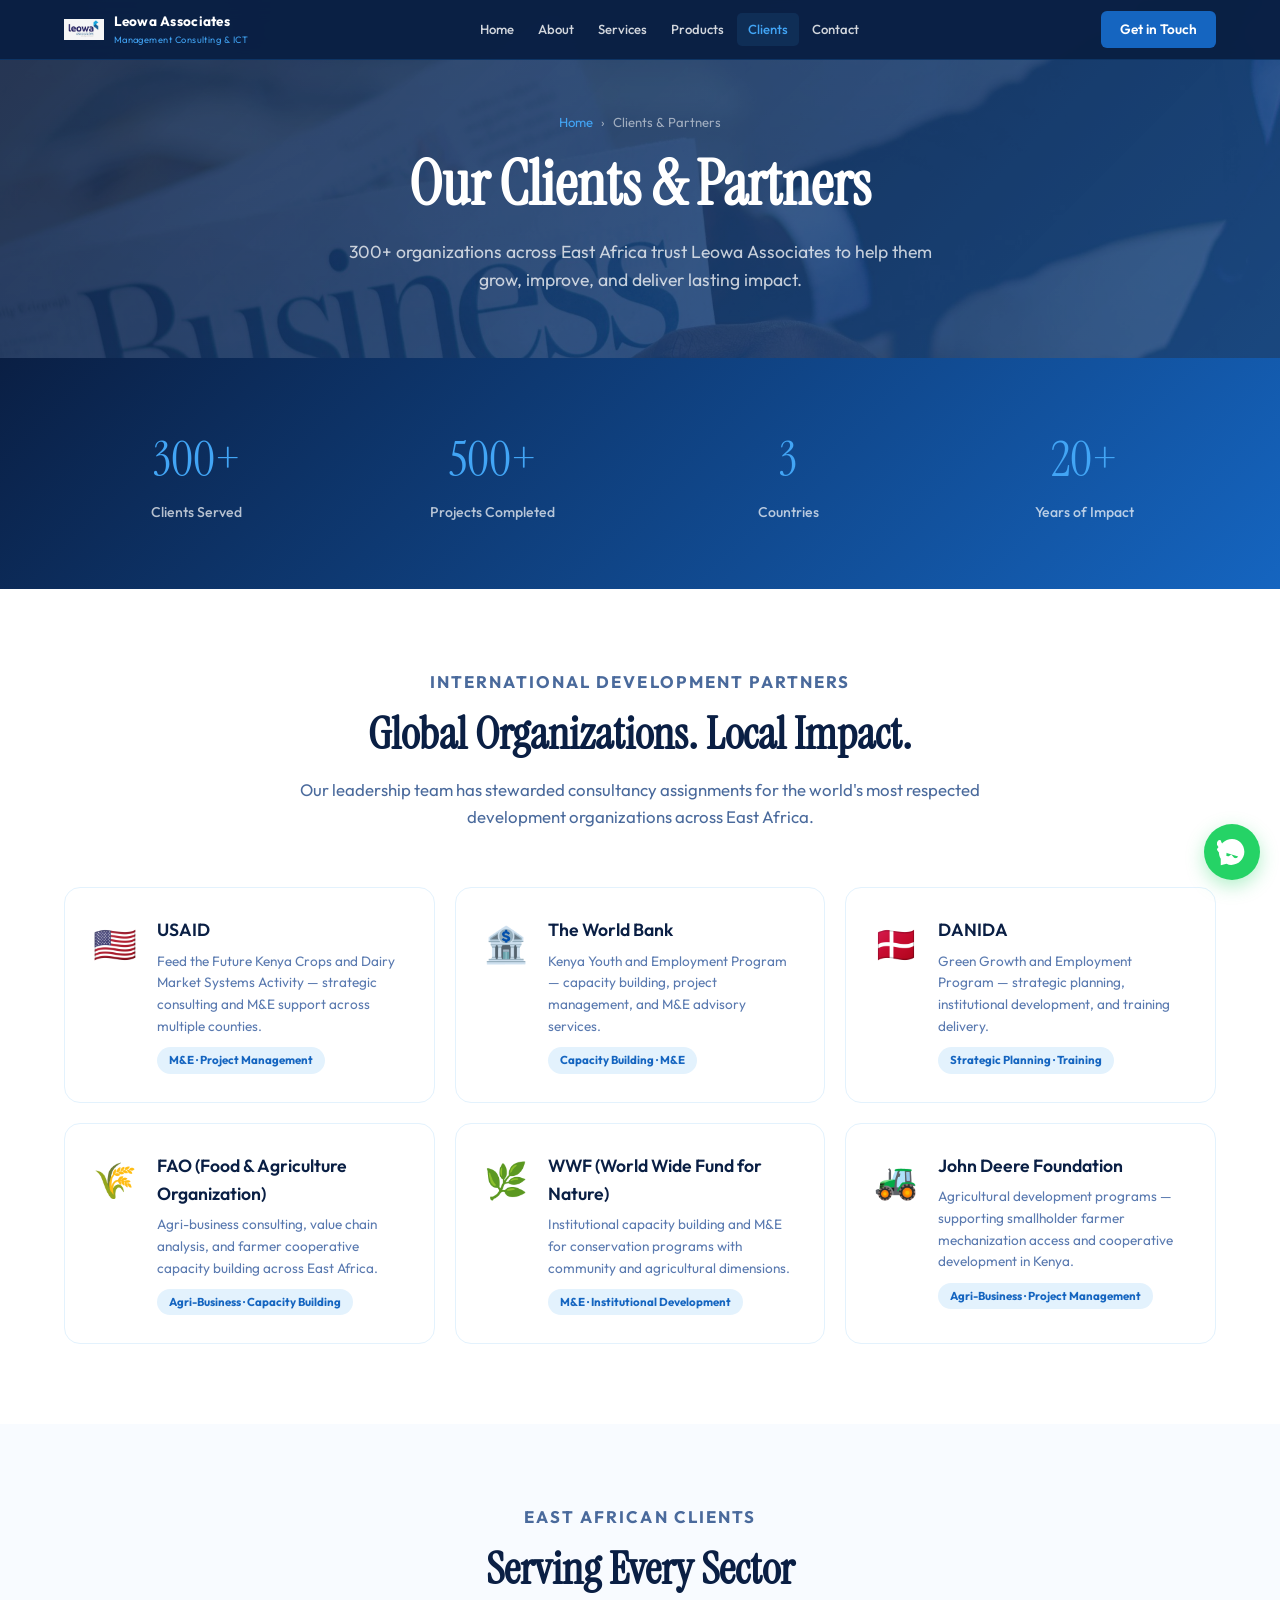
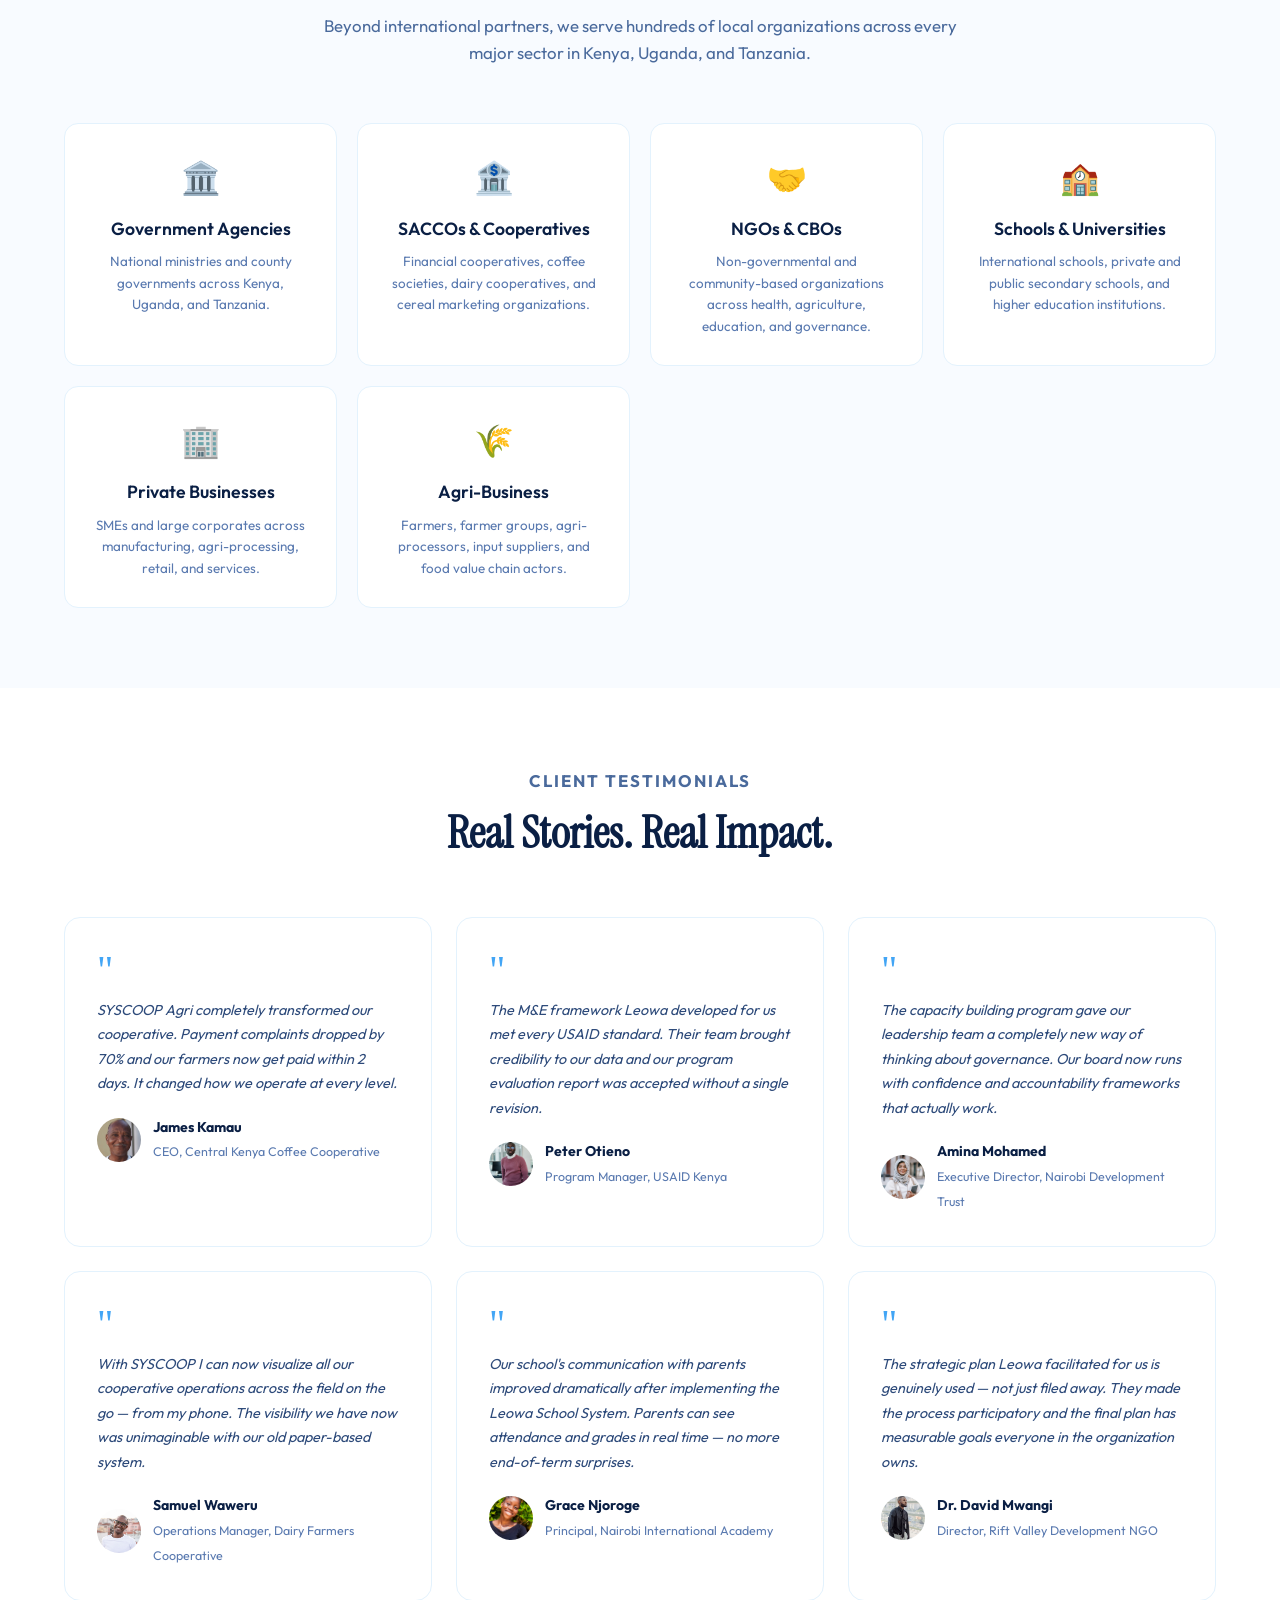
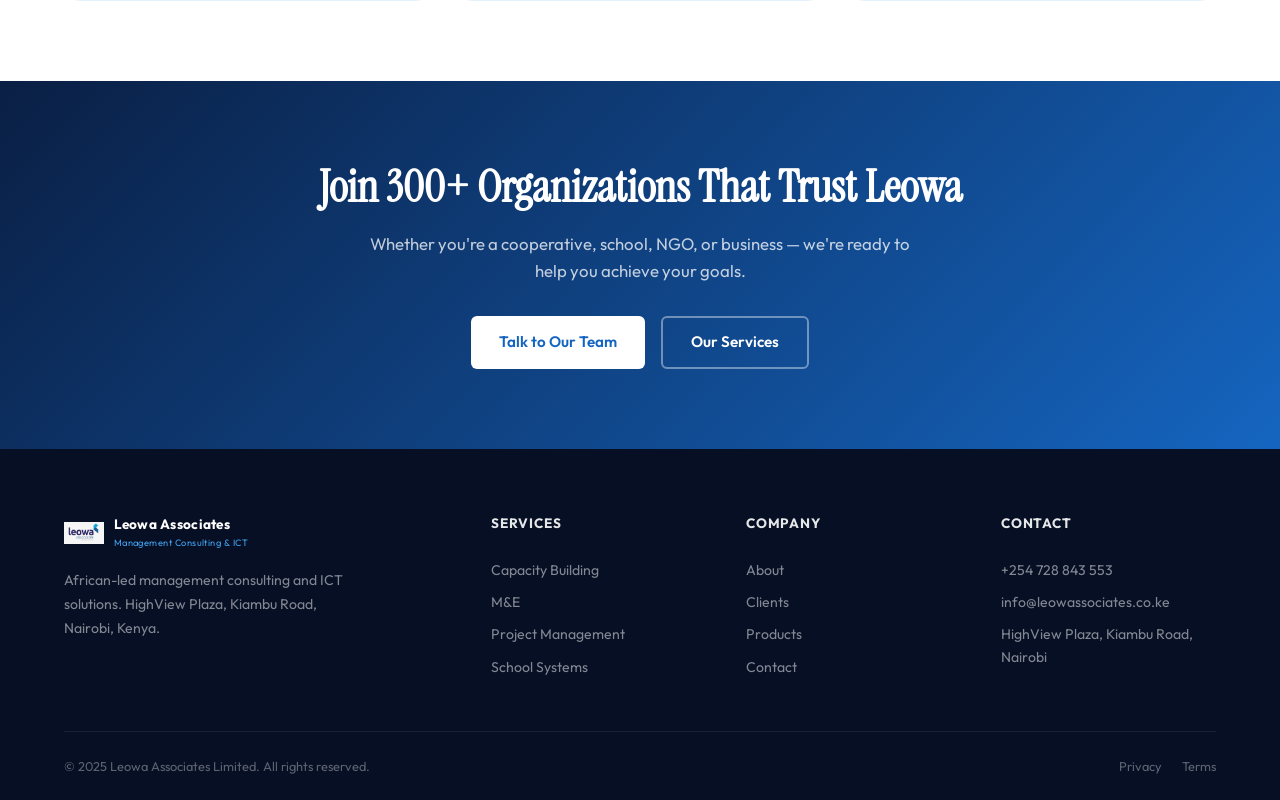
<file: clients.html>
<!DOCTYPE html>
<html lang="en">
<head>
  <meta charset="UTF-8" />
  <meta name="viewport" content="width=device-width, initial-scale=1.0" />
  <meta name="description" content="Leowa Associates clients — USAID, World Bank, DANIDA, FAO, WWF, John Deere Foundation, and hundreds of East African organizations served across Kenya, Uganda, and Tanzania." />
  <title>Clients & Partners | Leowa Associates Limited</title>
  <link rel="stylesheet" href="style.css" />
</head>
<body>

<!-- NAVBAR -->
<nav class="navbar">
  <div class="nav-inner">
    <a href="index.html" class="nav-logo">
      <img src="images/main logo.png" alt="Leowa Associates" class="logo-mark" />
      <div class="logo-text">
        <strong>Leowa Associates</strong>
        <span>Management Consulting &amp; ICT</span>
      </div>
    </a>
    <div class="nav-links">
      <a href="index.html">Home</a>
      <a href="about.html">About</a>
      <a href="services.html">Services</a>
      <a href="products.html">Products</a>
      <a href="clients.html" class="active">Clients</a>
      <a href="contact.html">Contact</a>
    </div>
    <a href="contact.html" class="btn btn-primary btn-sm nav-cta">Get in Touch</a>
    <button class="hamburger" aria-label="Toggle menu"><span></span><span></span><span></span></button>
  </div>
  <div class="mobile-menu">
    <a href="index.html">Home</a>
    <a href="about.html">About</a>
    <a href="services.html">Services</a>
    <a href="products.html">Products</a>
    <a href="clients.html">Clients</a>
    <a href="contact.html">Contact</a>
  </div>
</nav>

<!-- PAGE HERO -->
<section class="page-hero">
  <div class="container">
    <div class="breadcrumb"><a href="index.html">Home</a> <span>›</span> <span>Clients &amp; Partners</span></div>
    <h1>Our Clients &amp; Partners</h1>
    <p>300+ organizations across East Africa trust Leowa Associates to help them grow, improve, and deliver lasting impact.</p>
  </div>
</section>

<!-- STATS -->
<section class="stats-band">
  <div class="container">
    <div class="stats-grid">
      <div class="stat-item reveal">
        <span class="stat-num" data-count="300" data-suffix="+">0+</span>
        <span class="stat-label">Clients Served</span>
      </div>
      <div class="stat-item reveal reveal-delay-1">
        <span class="stat-num" data-count="500" data-suffix="+">0+</span>
        <span class="stat-label">Projects Completed</span>
      </div>
      <div class="stat-item reveal reveal-delay-2">
        <span class="stat-num" data-count="3" data-suffix="">0</span>
        <span class="stat-label">Countries</span>
      </div>
      <div class="stat-item reveal reveal-delay-3">
        <span class="stat-num" data-count="20" data-suffix="+">0+</span>
        <span class="stat-label">Years of Impact</span>
      </div>
    </div>
  </div>
</section>

<!-- INTERNATIONAL PARTNERS -->
<section class="section">
  <div class="container">
    <div class="section-header reveal">
      <p class="eyebrow">International Development Partners</p>
      <h2>Global Organizations. Local Impact.</h2>
      <p>Our leadership team has stewarded consultancy assignments for the world's most respected development organizations across East Africa.</p>
    </div>
    <div style="display:grid; grid-template-columns:repeat(auto-fill, minmax(300px,1fr)); gap:1.25rem;">

      <div style="background:#fff; border:1px solid #e3f2fd; border-radius:16px; padding:1.75rem; display:flex; gap:1.25rem; align-items:flex-start; transition:all 0.3s;" class="reveal" onmouseover="this.style.boxShadow='0 12px 36px rgba(21,101,192,0.1)'; this.style.transform='translateY(-3px)'" onmouseout="this.style.boxShadow=''; this.style.transform=''">
        <div style="font-size:2.2rem; flex-shrink:0;">🇺🇸</div>
        <div>
          <h4 style="color:#0a1f44; margin-bottom:0.4rem;">USAID</h4>
          <p style="font-size:0.85rem; color:#5a7ab0; line-height:1.6;">Feed the Future Kenya Crops and Dairy Market Systems Activity — strategic consulting and M&E support across multiple counties.</p>
          <span style="display:inline-block; background:#e3f2fd; color:#1565c0; font-size:0.72rem; font-weight:700; padding:0.25rem 0.75rem; border-radius:50px; margin-top:0.6rem;">M&E · Project Management</span>
        </div>
      </div>

      <div style="background:#fff; border:1px solid #e3f2fd; border-radius:16px; padding:1.75rem; display:flex; gap:1.25rem; align-items:flex-start; transition:all 0.3s;" class="reveal reveal-delay-1" onmouseover="this.style.boxShadow='0 12px 36px rgba(21,101,192,0.1)'; this.style.transform='translateY(-3px)'" onmouseout="this.style.boxShadow=''; this.style.transform=''">
        <div style="font-size:2.2rem; flex-shrink:0;">🏦</div>
        <div>
          <h4 style="color:#0a1f44; margin-bottom:0.4rem;">The World Bank</h4>
          <p style="font-size:0.85rem; color:#5a7ab0; line-height:1.6;">Kenya Youth and Employment Program — capacity building, project management, and M&E advisory services.</p>
          <span style="display:inline-block; background:#e3f2fd; color:#1565c0; font-size:0.72rem; font-weight:700; padding:0.25rem 0.75rem; border-radius:50px; margin-top:0.6rem;">Capacity Building · M&E</span>
        </div>
      </div>

      <div style="background:#fff; border:1px solid #e3f2fd; border-radius:16px; padding:1.75rem; display:flex; gap:1.25rem; align-items:flex-start; transition:all 0.3s;" class="reveal reveal-delay-2" onmouseover="this.style.boxShadow='0 12px 36px rgba(21,101,192,0.1)'; this.style.transform='translateY(-3px)'" onmouseout="this.style.boxShadow=''; this.style.transform=''">
        <div style="font-size:2.2rem; flex-shrink:0;">🇩🇰</div>
        <div>
          <h4 style="color:#0a1f44; margin-bottom:0.4rem;">DANIDA</h4>
          <p style="font-size:0.85rem; color:#5a7ab0; line-height:1.6;">Green Growth and Employment Program — strategic planning, institutional development, and training delivery.</p>
          <span style="display:inline-block; background:#e3f2fd; color:#1565c0; font-size:0.72rem; font-weight:700; padding:0.25rem 0.75rem; border-radius:50px; margin-top:0.6rem;">Strategic Planning · Training</span>
        </div>
      </div>

      <div style="background:#fff; border:1px solid #e3f2fd; border-radius:16px; padding:1.75rem; display:flex; gap:1.25rem; align-items:flex-start; transition:all 0.3s;" class="reveal" onmouseover="this.style.boxShadow='0 12px 36px rgba(21,101,192,0.1)'; this.style.transform='translateY(-3px)'" onmouseout="this.style.boxShadow=''; this.style.transform=''">
        <div style="font-size:2.2rem; flex-shrink:0;">🌾</div>
        <div>
          <h4 style="color:#0a1f44; margin-bottom:0.4rem;">FAO (Food &amp; Agriculture Organization)</h4>
          <p style="font-size:0.85rem; color:#5a7ab0; line-height:1.6;">Agri-business consulting, value chain analysis, and farmer cooperative capacity building across East Africa.</p>
          <span style="display:inline-block; background:#e3f2fd; color:#1565c0; font-size:0.72rem; font-weight:700; padding:0.25rem 0.75rem; border-radius:50px; margin-top:0.6rem;">Agri-Business · Capacity Building</span>
        </div>
      </div>

      <div style="background:#fff; border:1px solid #e3f2fd; border-radius:16px; padding:1.75rem; display:flex; gap:1.25rem; align-items:flex-start; transition:all 0.3s;" class="reveal reveal-delay-1" onmouseover="this.style.boxShadow='0 12px 36px rgba(21,101,192,0.1)'; this.style.transform='translateY(-3px)'" onmouseout="this.style.boxShadow=''; this.style.transform=''">
        <div style="font-size:2.2rem; flex-shrink:0;">🌿</div>
        <div>
          <h4 style="color:#0a1f44; margin-bottom:0.4rem;">WWF (World Wide Fund for Nature)</h4>
          <p style="font-size:0.85rem; color:#5a7ab0; line-height:1.6;">Institutional capacity building and M&E for conservation programs with community and agricultural dimensions.</p>
          <span style="display:inline-block; background:#e3f2fd; color:#1565c0; font-size:0.72rem; font-weight:700; padding:0.25rem 0.75rem; border-radius:50px; margin-top:0.6rem;">M&E · Institutional Development</span>
        </div>
      </div>

      <div style="background:#fff; border:1px solid #e3f2fd; border-radius:16px; padding:1.75rem; display:flex; gap:1.25rem; align-items:flex-start; transition:all 0.3s;" class="reveal reveal-delay-2" onmouseover="this.style.boxShadow='0 12px 36px rgba(21,101,192,0.1)'; this.style.transform='translateY(-3px)'" onmouseout="this.style.boxShadow=''; this.style.transform=''">
        <div style="font-size:2.2rem; flex-shrink:0;">🚜</div>
        <div>
          <h4 style="color:#0a1f44; margin-bottom:0.4rem;">John Deere Foundation</h4>
          <p style="font-size:0.85rem; color:#5a7ab0; line-height:1.6;">Agricultural development programs — supporting smallholder farmer mechanization access and cooperative development in Kenya.</p>
          <span style="display:inline-block; background:#e3f2fd; color:#1565c0; font-size:0.72rem; font-weight:700; padding:0.25rem 0.75rem; border-radius:50px; margin-top:0.6rem;">Agri-Business · Project Management</span>
        </div>
      </div>

    </div>
  </div>
</section>

<!-- LOCAL CLIENT SECTORS -->
<section class="section" style="background:#f8fbff;">
  <div class="container">
    <div class="section-header reveal">
      <p class="eyebrow">East African Clients</p>
      <h2>Serving Every Sector</h2>
      <p>Beyond international partners, we serve hundreds of local organizations across every major sector in Kenya, Uganda, and Tanzania.</p>
    </div>
    <div style="display:grid; grid-template-columns:repeat(auto-fill, minmax(220px,1fr)); gap:1.25rem;">
      <div style="background:#fff; border:1px solid #e3f2fd; border-radius:14px; padding:1.75rem; text-align:center;" class="reveal">
        <div style="font-size:2rem; margin-bottom:0.75rem;">🏛️</div>
        <h4 style="color:#0a1f44; margin-bottom:0.5rem;">Government Agencies</h4>
        <p style="font-size:0.84rem; color:#5a7ab0;">National ministries and county governments across Kenya, Uganda, and Tanzania.</p>
      </div>
      <div style="background:#fff; border:1px solid #e3f2fd; border-radius:14px; padding:1.75rem; text-align:center;" class="reveal reveal-delay-1">
        <div style="font-size:2rem; margin-bottom:0.75rem;">🏦</div>
        <h4 style="color:#0a1f44; margin-bottom:0.5rem;">SACCOs &amp; Cooperatives</h4>
        <p style="font-size:0.84rem; color:#5a7ab0;">Financial cooperatives, coffee societies, dairy cooperatives, and cereal marketing organizations.</p>
      </div>
      <div style="background:#fff; border:1px solid #e3f2fd; border-radius:14px; padding:1.75rem; text-align:center;" class="reveal reveal-delay-2">
        <div style="font-size:2rem; margin-bottom:0.75rem;">🤝</div>
        <h4 style="color:#0a1f44; margin-bottom:0.5rem;">NGOs &amp; CBOs</h4>
        <p style="font-size:0.84rem; color:#5a7ab0;">Non-governmental and community-based organizations across health, agriculture, education, and governance.</p>
      </div>
      <div style="background:#fff; border:1px solid #e3f2fd; border-radius:14px; padding:1.75rem; text-align:center;" class="reveal">
        <div style="font-size:2rem; margin-bottom:0.75rem;">🏫</div>
        <h4 style="color:#0a1f44; margin-bottom:0.5rem;">Schools &amp; Universities</h4>
        <p style="font-size:0.84rem; color:#5a7ab0;">International schools, private and public secondary schools, and higher education institutions.</p>
      </div>
      <div style="background:#fff; border:1px solid #e3f2fd; border-radius:14px; padding:1.75rem; text-align:center;" class="reveal reveal-delay-1">
        <div style="font-size:2rem; margin-bottom:0.75rem;">🏢</div>
        <h4 style="color:#0a1f44; margin-bottom:0.5rem;">Private Businesses</h4>
        <p style="font-size:0.84rem; color:#5a7ab0;">SMEs and large corporates across manufacturing, agri-processing, retail, and services.</p>
      </div>
      <div style="background:#fff; border:1px solid #e3f2fd; border-radius:14px; padding:1.75rem; text-align:center;" class="reveal reveal-delay-2">
        <div style="font-size:2rem; margin-bottom:0.75rem;">🌾</div>
        <h4 style="color:#0a1f44; margin-bottom:0.5rem;">Agri-Business</h4>
        <p style="font-size:0.84rem; color:#5a7ab0;">Farmers, farmer groups, agri-processors, input suppliers, and food value chain actors.</p>
      </div>
    </div>
  </div>
</section>

<!-- TESTIMONIALS -->
<section class="section">
  <div class="container">
    <div class="section-header reveal">
      <p class="eyebrow">Client Testimonials</p>
      <h2>Real Stories. Real Impact.</h2>
    </div>
    <div class="testimonials-grid">
      <div class="testimonial-card reveal">
        <div class="quote">"</div>
        <p>SYSCOOP Agri completely transformed our cooperative. Payment complaints dropped by 70% and our farmers now get paid within 2 days. It changed how we operate at every level.</p>
        <div class="testimonial-author">
          <div class="testimonial-avatar"><img src="images/james.jpg" alt="James Kamau" /></div>
          <div><strong>James Kamau</strong><span>CEO, Central Kenya Coffee Cooperative</span></div>
        </div>
      </div>
      <div class="testimonial-card reveal reveal-delay-1">
        <div class="quote">"</div>
        <p>The M&amp;E framework Leowa developed for us met every USAID standard. Their team brought credibility to our data and our program evaluation report was accepted without a single revision.</p>
        <div class="testimonial-author">
          <div class="testimonial-avatar"><img src="images/otieno.jpg" alt="Peter Otieno" /></div>
          <div><strong>Peter Otieno</strong><span>Program Manager, USAID Kenya</span></div>
        </div>
      </div>
      <div class="testimonial-card reveal reveal-delay-2">
        <div class="quote">"</div>
        <p>The capacity building program gave our leadership team a completely new way of thinking about governance. Our board now runs with confidence and accountability frameworks that actually work.</p>
        <div class="testimonial-author">
          <div class="testimonial-avatar"><img src="images/amina.jpg" alt="Amina Mohamed" /></div>
          <div><strong>Amina Mohamed</strong><span>Executive Director, Nairobi Development Trust</span></div>
        </div>
      </div>
      <div class="testimonial-card reveal">
        <div class="quote">"</div>
        <p>With SYSCOOP I can now visualize all our cooperative operations across the field on the go — from my phone. The visibility we have now was unimaginable with our old paper-based system.</p>
        <div class="testimonial-author">
          <div class="testimonial-avatar"><img src="images/samuel.jpg" alt="Samuel Waweru" /></div>
          <div><strong>Samuel Waweru</strong><span>Operations Manager, Dairy Farmers Cooperative</span></div>
        </div>
      </div>
      <div class="testimonial-card reveal reveal-delay-1">
        <div class="quote">"</div>
        <p>Our school's communication with parents improved dramatically after implementing the Leowa School System. Parents can see attendance and grades in real time — no more end-of-term surprises.</p>
        <div class="testimonial-author">
          <div class="testimonial-avatar"><img src="images/njoro.jpg" alt="Grace Njoroge" /></div>
          <div><strong>Grace Njoroge</strong><span>Principal, Nairobi International Academy</span></div>
        </div>
      </div>
      <div class="testimonial-card reveal reveal-delay-2">
        <div class="quote">"</div>
        <p>The strategic plan Leowa facilitated for us is genuinely used — not just filed away. They made the process participatory and the final plan has measurable goals everyone in the organization owns.</p>
        <div class="testimonial-author">
          <div class="testimonial-avatar"><img src="images/david.jpg" alt="Dr. David Mwangi" /></div>
          <div><strong>Dr. David Mwangi</strong><span>Director, Rift Valley Development NGO</span></div>
        </div>
      </div>
    </div>
  </div>
</section>

<!-- CTA -->
<section class="cta-band">
  <div class="container">
    <h2>Join 300+ Organizations That Trust Leowa</h2>
    <p>Whether you're a cooperative, school, NGO, or business — we're ready to help you achieve your goals.</p>
    <div class="cta-actions">
      <a href="contact.html" class="btn btn-white">Talk to Our Team</a>
      <a href="services.html" class="btn btn-outline" style="border-color:rgba(255,255,255,0.4);color:#fff;">Our Services</a>
    </div>
  </div>
</section>

<!-- FOOTER -->
<footer class="footer">
  <div class="container">
    <div class="footer-grid">
      <div class="footer-brand">
        <div class="nav-logo">
          <img src="images/main logo.png" alt="Leowa Associates" class="logo-mark" />
          <div class="logo-text">
            <strong style="color:#fff;">Leowa Associates</strong>
            <span style="color:#42a5f5;">Management Consulting &amp; ICT</span>
          </div>
        </div>
        <p>African-led management consulting and ICT solutions. HighView Plaza, Kiambu Road, Nairobi, Kenya.</p>
      </div>
      <div class="footer-col">
        <h5>Services</h5>
        <ul>
          <li><a href="services.html">Capacity Building</a></li>
          <li><a href="services.html">M&amp;E</a></li>
          <li><a href="services.html">Project Management</a></li>
          <li><a href="services.html">School Systems</a></li>
        </ul>
      </div>
      <div class="footer-col">
        <h5>Company</h5>
        <ul>
          <li><a href="about.html">About</a></li>
          <li><a href="clients.html">Clients</a></li>
          <li><a href="products.html">Products</a></li>
          <li><a href="contact.html">Contact</a></li>
        </ul>
      </div>
      <div class="footer-col">
        <h5>Contact</h5>
        <ul>
          <li><a href="tel:+254728843553">+254 728 843 553</a></li>
          <li><a href="mailto:info@leowassociates.co.ke">info@leowassociates.co.ke</a></li>
          <li><a href="#">HighView Plaza, Kiambu Road, Nairobi</a></li>
        </ul>
      </div>
    </div>
    <div class="footer-bottom">
      <p>© 2025 Leowa Associates Limited. All rights reserved.</p>
      <div class="footer-bottom-links"><a href="#">Privacy</a><a href="#">Terms</a></div>
    </div>
  </div>
</footer>

<script src="main.js"></script>
<a href="https://wa.me/254728843553" target="_blank" rel="noopener" class="whatsapp-float" aria-label="Chat on WhatsApp" data-tooltip="Hello! For any inquiries contact us through WhatsApp"></a>
</body>
</html>
</file>
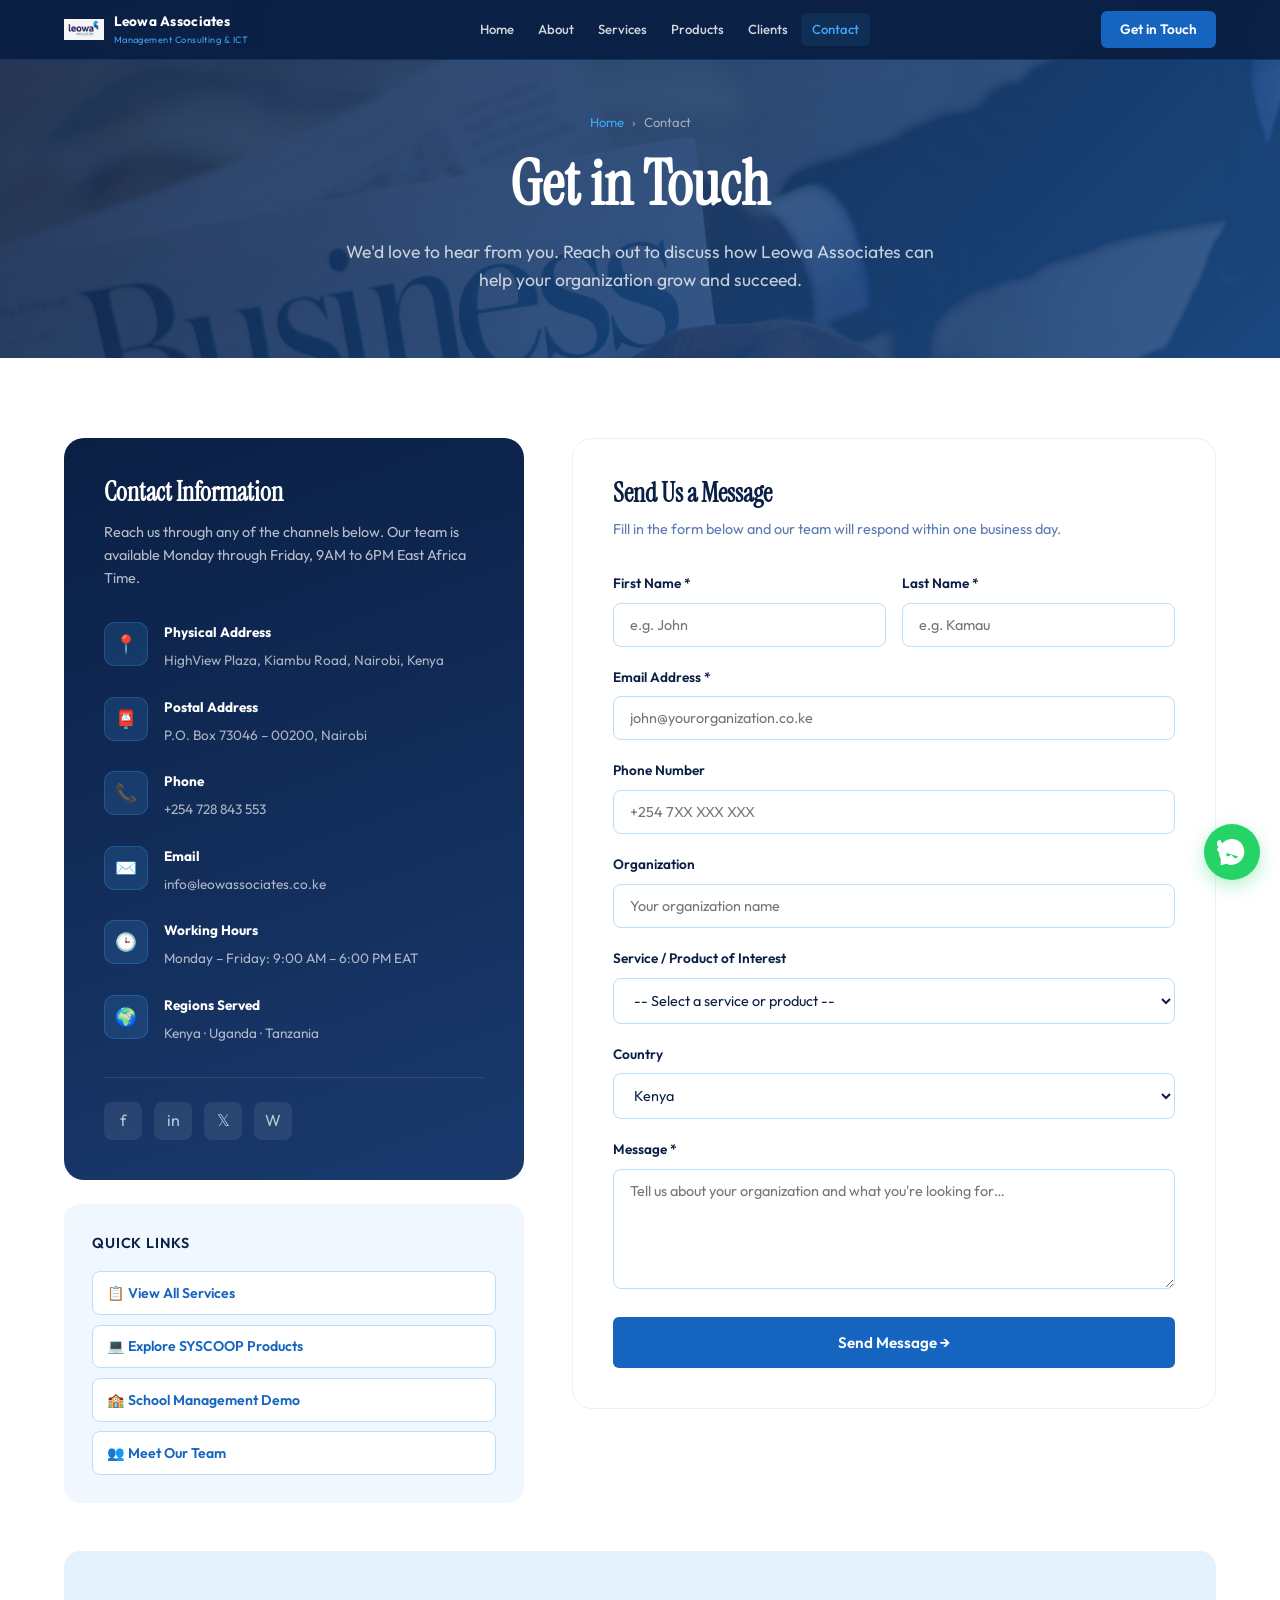
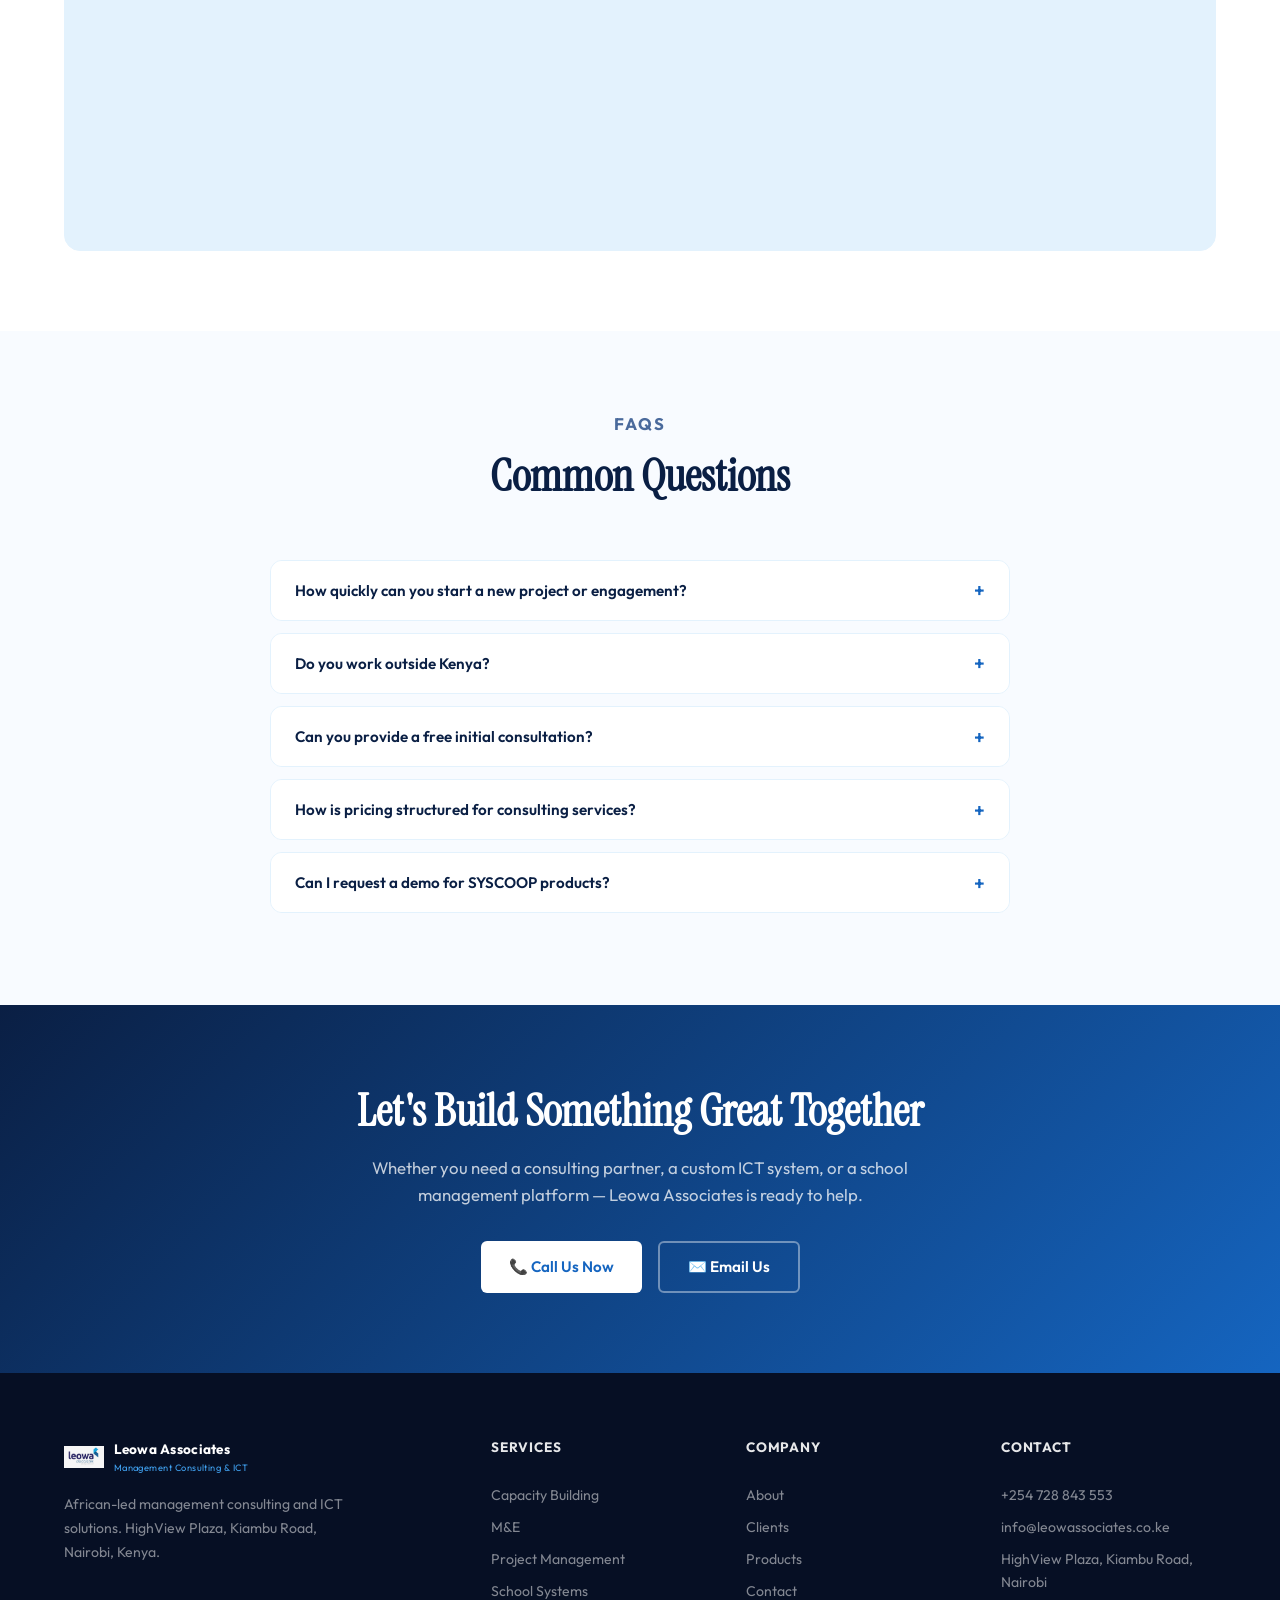
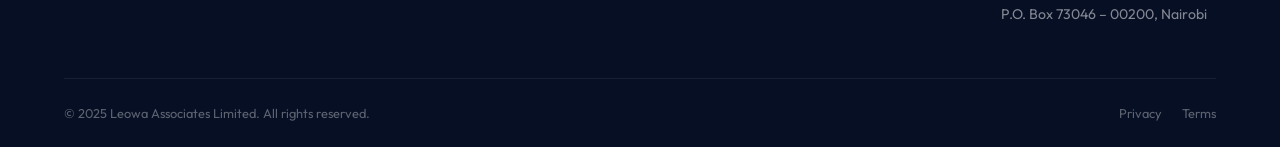
<file: contact.html>
<!DOCTYPE html>
<html lang="en">
<head>
  <meta charset="UTF-8" />
  <meta name="viewport" content="width=device-width, initial-scale=1.0" />
  <meta name="description" content="Contact Leowa Associates — HighView Plaza, Kiambu Road, Nairobi. Call +254 728 843 553 or email info@leowassociates.co.ke." />
  <title>Contact | Leowa Associates Limited</title>
  <link rel="stylesheet" href="style.css" />
</head>
<body>

<!-- NAVBAR -->
<nav class="navbar">
  <div class="nav-inner">
    <a href="index.html" class="nav-logo">
      <img src="images/main logo.png" alt="Leowa Associates" class="logo-mark" />
      <div class="logo-text">
        <strong>Leowa Associates</strong>
        <span>Management Consulting &amp; ICT</span>
      </div>
    </a>
    <div class="nav-links">
      <a href="index.html">Home</a>
      <a href="about.html">About</a>
      <a href="services.html">Services</a>
      <a href="products.html">Products</a>
      <a href="clients.html">Clients</a>
      <a href="contact.html" class="active">Contact</a>
    </div>
    <a href="contact.html" class="btn btn-primary btn-sm nav-cta">Get in Touch</a>
    <button class="hamburger" aria-label="Toggle menu"><span></span><span></span><span></span></button>
  </div>
  <div class="mobile-menu">
    <a href="index.html">Home</a>
    <a href="about.html">About</a>
    <a href="services.html">Services</a>
    <a href="products.html">Products</a>
    <a href="clients.html">Clients</a>
    <a href="contact.html">Contact</a>
  </div>
</nav>

<!-- PAGE HERO -->
<section class="page-hero">
  <div class="container">
    <div class="breadcrumb"><a href="index.html">Home</a> <span>›</span> <span>Contact</span></div>
    <h1>Get in Touch</h1>
    <p>We'd love to hear from you. Reach out to discuss how Leowa Associates can help your organization grow and succeed.</p>
  </div>
</section>

<!-- CONTACT SECTION -->
<section class="section">
  <div class="container">
    <div class="contact-grid">

      <!-- LEFT: Info -->
      <div>
        <div class="contact-info-card reveal">
          <h3>Contact Information</h3>
          <p>Reach us through any of the channels below. Our team is available Monday through Friday, 9AM to 6PM East Africa Time.</p>

          <div class="contact-item">
            <div class="contact-item-icon">📍</div>
            <div class="contact-item-text">
              <strong>Physical Address</strong>
              <span>HighView Plaza, Kiambu Road, Nairobi, Kenya</span>
            </div>
          </div>
          <div class="contact-item">
            <div class="contact-item-icon">📮</div>
            <div class="contact-item-text">
              <strong>Postal Address</strong>
              <span>P.O. Box 73046 – 00200, Nairobi</span>
            </div>
          </div>
          <div class="contact-item">
            <div class="contact-item-icon">📞</div>
            <div class="contact-item-text">
              <strong>Phone</strong>
              <span>+254 728 843 553</span>
            </div>
          </div>
          <div class="contact-item">
            <div class="contact-item-icon">✉️</div>
            <div class="contact-item-text">
              <strong>Email</strong>
              <span>info@leowassociates.co.ke</span>
            </div>
          </div>
          <div class="contact-item">
            <div class="contact-item-icon">🕒</div>
            <div class="contact-item-text">
              <strong>Working Hours</strong>
              <span>Monday – Friday: 9:00 AM – 6:00 PM EAT</span>
            </div>
          </div>
          <div class="contact-item">
            <div class="contact-item-icon">🌍</div>
            <div class="contact-item-text">
              <strong>Regions Served</strong>
              <span>Kenya · Uganda · Tanzania</span>
            </div>
          </div>

          <div class="contact-social">
            <a href="#" class="social-btn" title="Facebook">f</a>
            <a href="#" class="social-btn" title="LinkedIn">in</a>
            <a href="#" class="social-btn" title="Twitter">𝕏</a>
            <a href="#" class="social-btn" title="WhatsApp">W</a>
          </div>
        </div>

        <!-- Quick Links -->
        <div style="margin-top:1.5rem; background:#f0f7ff; border-radius:16px; padding:1.75rem;" class="reveal">
          <h4 style="color:#0a1f44; margin-bottom:1rem; font-size:0.9rem; text-transform:uppercase; letter-spacing:0.06em;">Quick Links</h4>
          <div style="display:flex; flex-direction:column; gap:0.6rem;">
            <a href="services.html" style="display:flex; align-items:center; gap:0.6rem; color:#1565c0; font-size:0.88rem; font-weight:600; padding:0.6rem 0.9rem; background:#fff; border-radius:8px; border:1px solid #bbdefb; transition:all 0.2s;" onmouseover="this.style.background='#1565c0'; this.style.color='#fff'" onmouseout="this.style.background='#fff'; this.style.color='#1565c0'">📋 View All Services</a>
            <a href="products.html" style="display:flex; align-items:center; gap:0.6rem; color:#1565c0; font-size:0.88rem; font-weight:600; padding:0.6rem 0.9rem; background:#fff; border-radius:8px; border:1px solid #bbdefb; transition:all 0.2s;" onmouseover="this.style.background='#1565c0'; this.style.color='#fff'" onmouseout="this.style.background='#fff'; this.style.color='#1565c0'">💻 Explore SYSCOOP Products</a>
            <a href="products.html#school" style="display:flex; align-items:center; gap:0.6rem; color:#1565c0; font-size:0.88rem; font-weight:600; padding:0.6rem 0.9rem; background:#fff; border-radius:8px; border:1px solid #bbdefb; transition:all 0.2s;" onmouseover="this.style.background='#1565c0'; this.style.color='#fff'" onmouseout="this.style.background='#fff'; this.style.color='#1565c0'">🏫 School Management Demo</a>
            <a href="about.html" style="display:flex; align-items:center; gap:0.6rem; color:#1565c0; font-size:0.88rem; font-weight:600; padding:0.6rem 0.9rem; background:#fff; border-radius:8px; border:1px solid #bbdefb; transition:all 0.2s;" onmouseover="this.style.background='#1565c0'; this.style.color='#fff'" onmouseout="this.style.background='#fff'; this.style.color='#1565c0'">👥 Meet Our Team</a>
          </div>
        </div>
      </div>

      <!-- RIGHT: Form -->
      <div class="contact-form reveal reveal-delay-1">
        <h3>Send Us a Message</h3>
        <p>Fill in the form below and our team will respond within one business day.</p>

        <form id="contact-form" novalidate>
          <div class="form-row">
            <div class="form-group">
              <label for="first-name">First Name *</label>
              <input type="text" id="first-name" name="first_name" placeholder="e.g. John" required />
            </div>
            <div class="form-group">
              <label for="last-name">Last Name *</label>
              <input type="text" id="last-name" name="last_name" placeholder="e.g. Kamau" required />
            </div>
          </div>
          <div class="form-group">
            <label for="email">Email Address *</label>
            <input type="email" id="email" name="email" placeholder="john@yourorganization.co.ke" required />
          </div>
          <div class="form-group">
            <label for="phone">Phone Number</label>
            <input type="tel" id="phone" name="phone" placeholder="+254 7XX XXX XXX" />
          </div>
          <div class="form-group">
            <label for="organization">Organization</label>
            <input type="text" id="organization" name="organization" placeholder="Your organization name" />
          </div>
          <div class="form-group">
            <label for="service">Service / Product of Interest</label>
            <select id="service" name="service">
              <option value="">-- Select a service or product --</option>
              <option value="capacity">Institutional Capacity Building</option>
              <option value="me">Monitoring &amp; Evaluation</option>
              <option value="pm">Project Management</option>
              <option value="training">Training &amp; Capacity Development</option>
              <option value="strategic">Strategic &amp; Business Planning</option>
              <option value="school">School Management System</option>
              <option value="agri">SYSCOOP Agri ERP</option>
              <option value="bookkeeping">SYSCOOP Bookkeeping</option>
              <option value="sms">Bulk SMS Solution</option>
              <option value="other">Other / Not Sure</option>
            </select>
          </div>
          <div class="form-group">
            <label for="country">Country</label>
            <select id="country" name="country">
              <option value="">-- Select country --</option>
              <option value="ke" selected>Kenya</option>
              <option value="ug">Uganda</option>
              <option value="tz">Tanzania</option>
              <option value="other">Other</option>
            </select>
          </div>
          <div class="form-group">
            <label for="message">Message *</label>
            <textarea id="message" name="message" placeholder="Tell us about your organization and what you're looking for…" required></textarea>
          </div>
          <button type="submit" class="btn btn-primary" style="width:100%; justify-content:center; padding:1rem;">Send Message →</button>
        </form>
      </div>

    </div>

    <!-- MAP -->
    <div class="map-wrapper reveal" style="margin-top:3rem;">
      <iframe
        src="https://www.google.com/maps/embed?pb=!1m18!1m12!1m3!1d3988.7470447476765!2d36.83193731475378!3d-1.2635680990740677!2m3!1f0!2f0!3f0!3m2!1i1024!2i768!4f13.1!3m3!1m2!1s0x182f17f9c7a0e1a5%3A0x0!2sHighview%20Plaza%2C%20Kiambu%20Rd%2C%20Nairobi!5e0!3m2!1sen!2ske!4v1700000000000!5m2!1sen!2ske"
        allowfullscreen=""
        loading="lazy"
        referrerpolicy="no-referrer-when-downgrade"
        title="Leowa Associates Location — HighView Plaza, Kiambu Road, Nairobi">
      </iframe>
    </div>
  </div>
</section>

<!-- FAQ -->
<section class="section" style="background:#f8fbff;">
  <div class="container">
    <div class="section-header reveal">
      <p class="eyebrow">FAQs</p>
      <h2>Common Questions</h2>
    </div>
    <div style="max-width:740px; margin:0 auto;">
      <div class="accordion-item reveal">
        <button class="accordion-trigger">How quickly can you start a new project or engagement? <span class="acc-icon">+</span></button>
        <div class="accordion-body"><div class="accordion-body-inner">For most engagements, we can begin within 2–4 weeks of contract signing. For smaller or more urgent work, we may be able to mobilize sooner. Contact us to discuss your specific timeline.</div></div>
      </div>
      <div class="accordion-item reveal">
        <button class="accordion-trigger">Do you work outside Kenya? <span class="acc-icon">+</span></button>
        <div class="accordion-body"><div class="accordion-body-inner">Yes. We actively work across Kenya, Uganda, and Tanzania, and have experience supporting programs in other East and Southern African countries. Our team includes consultants with regional mobility who can be deployed to your location.</div></div>
      </div>
      <div class="accordion-item reveal">
        <button class="accordion-trigger">Can you provide a free initial consultation? <span class="acc-icon">+</span></button>
        <div class="accordion-body"><div class="accordion-body-inner">Absolutely. We offer a free 30-minute initial consultation to understand your needs and explore how we might best support you — with no obligation. Use the contact form above or call us directly to book this.</div></div>
      </div>
      <div class="accordion-item reveal">
        <button class="accordion-trigger">How is pricing structured for consulting services? <span class="acc-icon">+</span></button>
        <div class="accordion-body"><div class="accordion-body-inner">Pricing depends on the scope, duration, and complexity of each engagement. We typically work on a fixed-fee project basis or a daily/monthly retainer model. We'll provide a detailed proposal after an initial scoping conversation.</div></div>
      </div>
      <div class="accordion-item reveal">
        <button class="accordion-trigger">Can I request a demo for SYSCOOP products? <span class="acc-icon">+</span></button>
        <div class="accordion-body"><div class="accordion-body-inner">Yes — we'd love to show you the platform. Use the form on this page, select the relevant product, and we'll reach out to schedule a personalized demonstration at a time that works for you.</div></div>
      </div>
    </div>
  </div>
</section>

<!-- CTA -->
<section class="cta-band">
  <div class="container">
    <h2>Let's Build Something Great Together</h2>
    <p>Whether you need a consulting partner, a custom ICT system, or a school management platform — Leowa Associates is ready to help.</p>
    <div class="cta-actions">
      <a href="tel:+254728843553" class="btn btn-white">📞 Call Us Now</a>
      <a href="mailto:info@leowassociates.co.ke" class="btn btn-outline" style="border-color:rgba(255,255,255,0.4);color:#fff;">✉️ Email Us</a>
    </div>
  </div>
</section>

<!-- FOOTER -->
<footer class="footer">
  <div class="container">
    <div class="footer-grid">
      <div class="footer-brand">
        <div class="nav-logo">
          <img src="images/main logo.png" alt="Leowa Associates" class="logo-mark" />
          <div class="logo-text">
            <strong style="color:#fff;">Leowa Associates</strong>
            <span style="color:#42a5f5;">Management Consulting &amp; ICT</span>
          </div>
        </div>
        <p>African-led management consulting and ICT solutions. HighView Plaza, Kiambu Road, Nairobi, Kenya.</p>
      </div>
      <div class="footer-col">
        <h5>Services</h5>
        <ul>
          <li><a href="services.html">Capacity Building</a></li>
          <li><a href="services.html">M&amp;E</a></li>
          <li><a href="services.html">Project Management</a></li>
          <li><a href="services.html">School Systems</a></li>
        </ul>
      </div>
      <div class="footer-col">
        <h5>Company</h5>
        <ul>
          <li><a href="about.html">About</a></li>
          <li><a href="clients.html">Clients</a></li>
          <li><a href="products.html">Products</a></li>
          <li><a href="contact.html">Contact</a></li>
        </ul>
      </div>
      <div class="footer-col">
        <h5>Contact</h5>
        <ul>
          <li><a href="tel:+254728843553">+254 728 843 553</a></li>
          <li><a href="mailto:info@leowassociates.co.ke">info@leowassociates.co.ke</a></li>
          <li><a href="#">HighView Plaza, Kiambu Road, Nairobi</a></li>
          <li><a href="#">P.O. Box 73046 – 00200, Nairobi</a></li>
        </ul>
      </div>
    </div>
    <div class="footer-bottom">
      <p>© 2025 Leowa Associates Limited. All rights reserved.</p>
      <div class="footer-bottom-links"><a href="#">Privacy</a><a href="#">Terms</a></div>
    </div>
  </div>
</footer>

<script src="main.js"></script>
<a href="https://wa.me/254728843553" target="_blank" rel="noopener" class="whatsapp-float" aria-label="Chat on WhatsApp" data-tooltip="Hello! For any inquiries contact us through WhatsApp"></a>
</body>
</html>
</file>
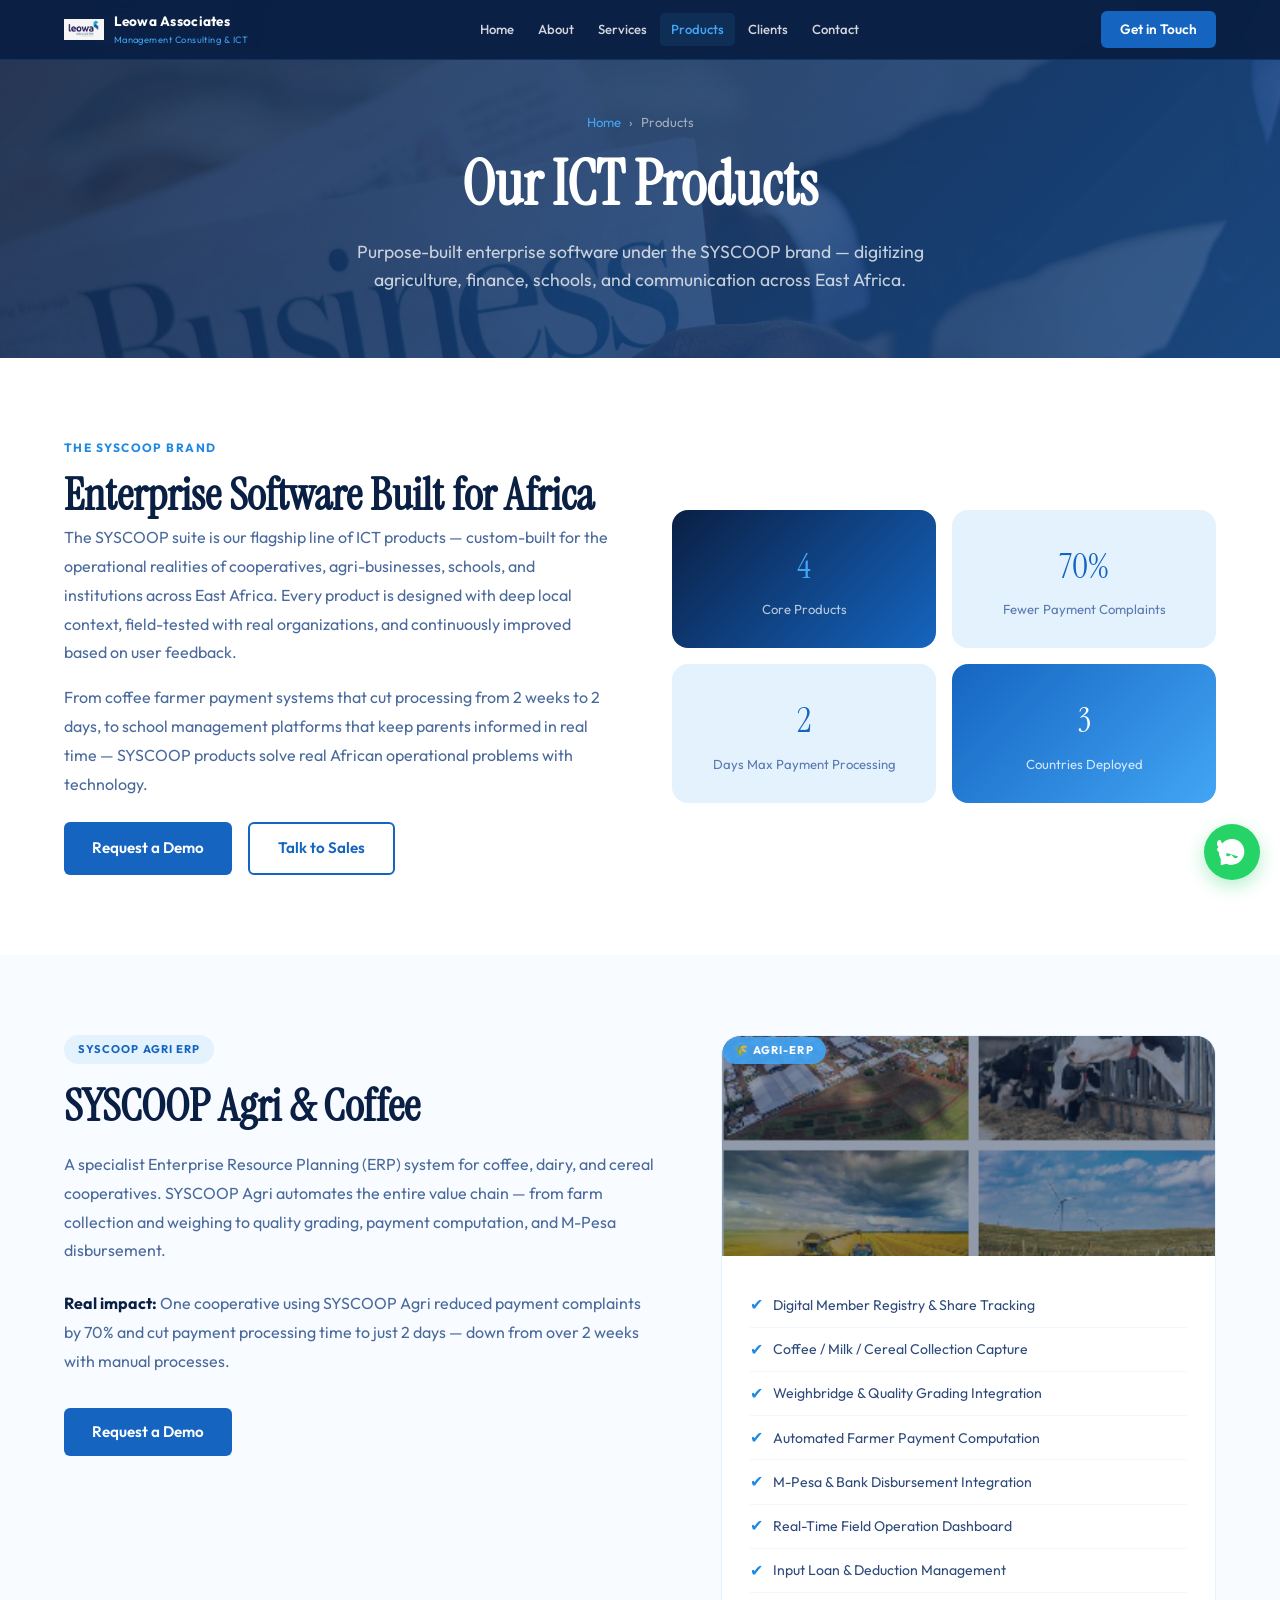
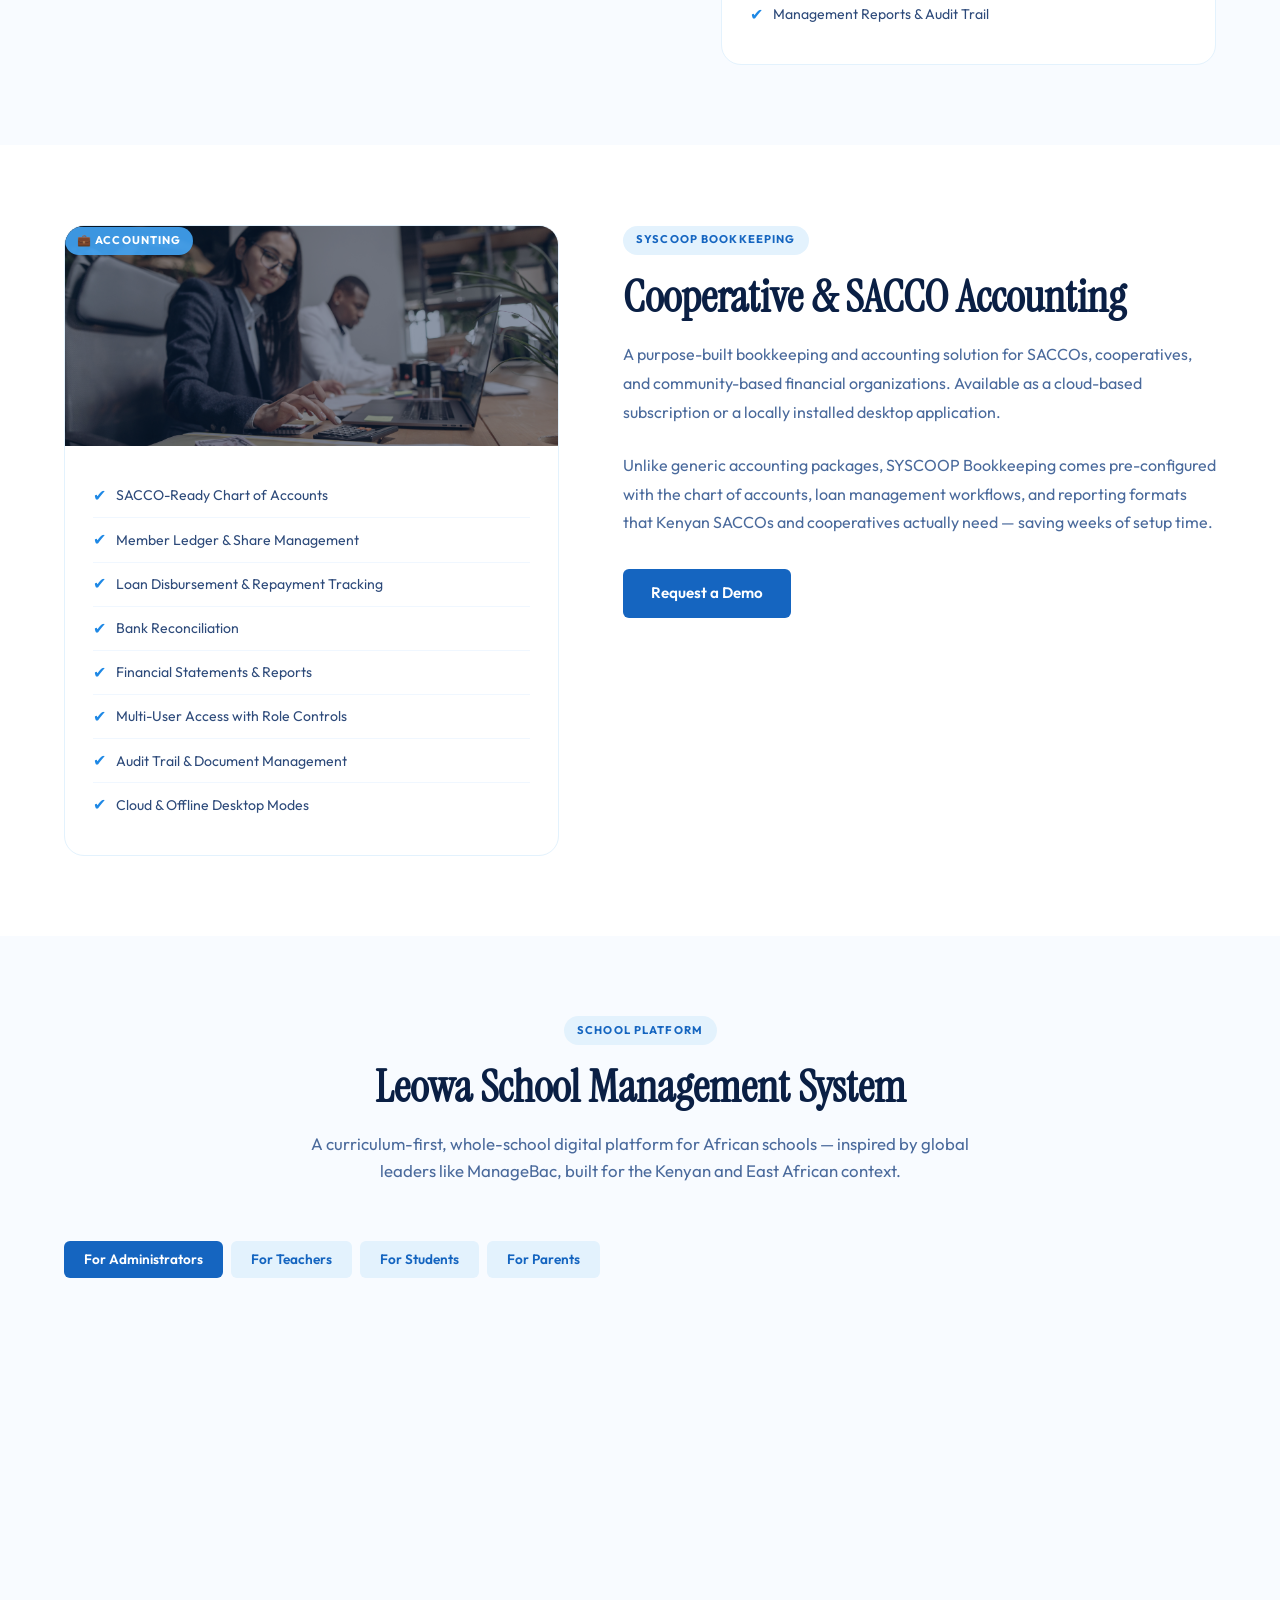
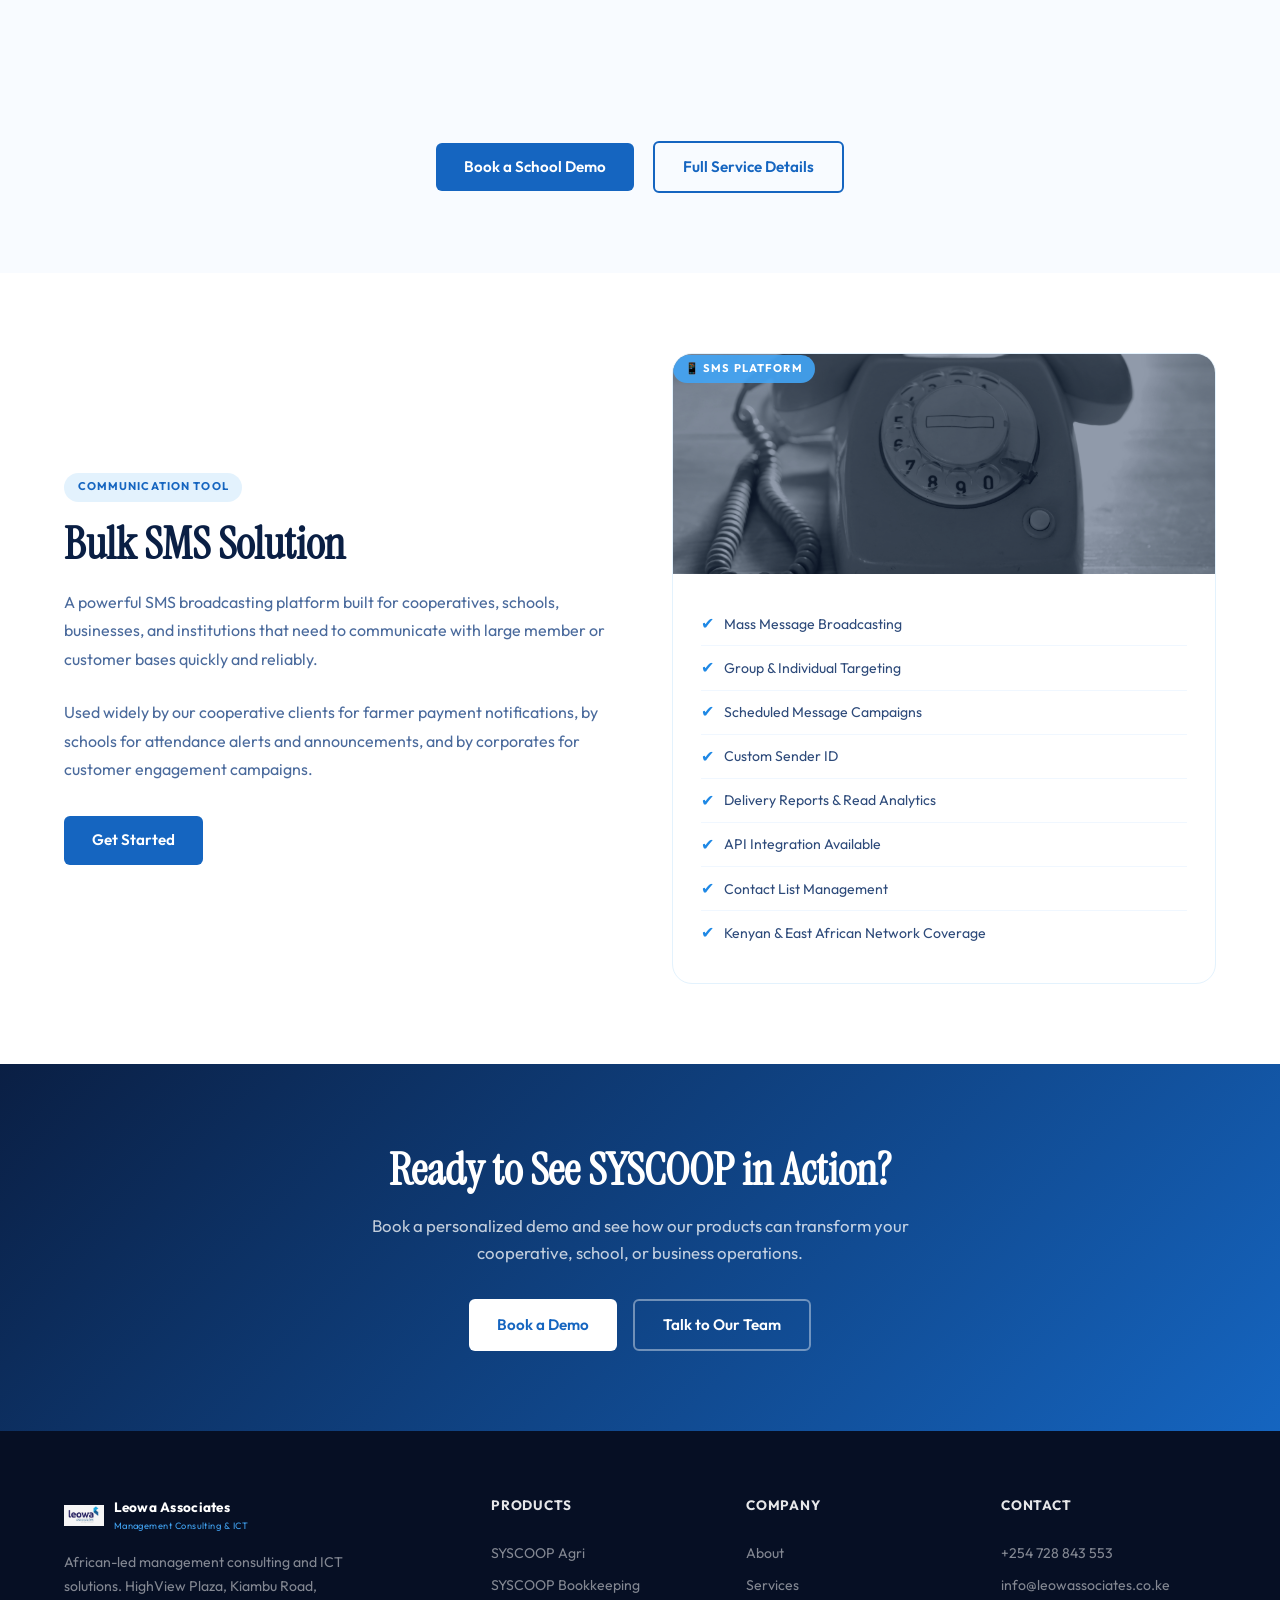
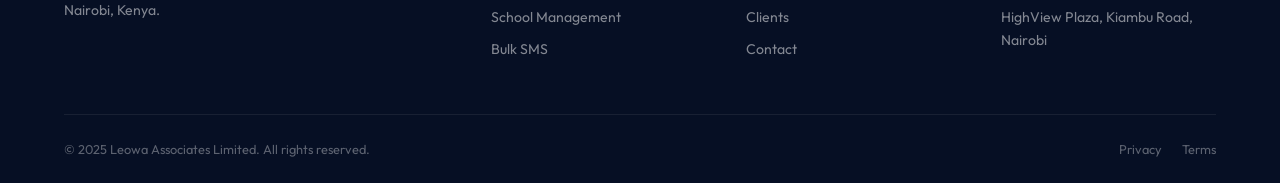
<file: products.html>
<!DOCTYPE html>
<html lang="en">
<head>
  <meta charset="UTF-8" />
  <meta name="viewport" content="width=device-width, initial-scale=1.0" />
  <meta name="description" content="SYSCOOP by Leowa Associates — enterprise ICT products including SYSCOOP Agri, Bookkeeping, School Management System, and Bulk SMS for East African organizations." />
  <title>Products | Leowa Associates Limited</title>
  <link rel="stylesheet" href="style.css" />
</head>
<body>

<!-- NAVBAR -->
<nav class="navbar">
  <div class="nav-inner">
    <a href="index.html" class="nav-logo">
      <img src="images/main logo.png" alt="Leowa Associates" class="logo-mark" />
      <div class="logo-text">
        <strong>Leowa Associates</strong>
        <span>Management Consulting &amp; ICT</span>
      </div>
    </a>
    <div class="nav-links">
      <a href="index.html">Home</a>
      <a href="about.html">About</a>
      <a href="services.html">Services</a>
      <a href="products.html" class="active">Products</a>
      <a href="clients.html">Clients</a>
      <a href="contact.html">Contact</a>
    </div>
    <a href="contact.html" class="btn btn-primary btn-sm nav-cta">Get in Touch</a>
    <button class="hamburger" aria-label="Toggle menu"><span></span><span></span><span></span></button>
  </div>
  <div class="mobile-menu">
    <a href="index.html">Home</a>
    <a href="about.html">About</a>
    <a href="services.html">Services</a>
    <a href="products.html">Products</a>
    <a href="clients.html">Clients</a>
    <a href="contact.html">Contact</a>
  </div>
</nav>

<!-- PAGE HERO -->
<section class="page-hero">
  <div class="container">
    <div class="breadcrumb"><a href="index.html">Home</a> <span>›</span> <span>Products</span></div>
    <h1>Our ICT Products</h1>
    <p>Purpose-built enterprise software under the SYSCOOP brand — digitizing agriculture, finance, schools, and communication across East Africa.</p>
  </div>
</section>

<!-- SYSCOOP INTRO -->
<section class="section">
  <div class="container">
    <div style="display:grid; grid-template-columns:1fr 1fr; gap:4rem; align-items:center;">
      <div class="reveal">
        <p class="eyebrow">The SYSCOOP Brand</p>
        <h2 style="color:#0a1f44;">Enterprise Software Built for Africa</h2>
        <p style="color:#4a6a9c; line-height:1.8; margin-bottom:1rem;">The SYSCOOP suite is our flagship line of ICT products — custom-built for the operational realities of cooperatives, agri-businesses, schools, and institutions across East Africa. Every product is designed with deep local context, field-tested with real organizations, and continuously improved based on user feedback.</p>
        <p style="color:#4a6a9c; line-height:1.8; margin-bottom:1.5rem;">From coffee farmer payment systems that cut processing from 2 weeks to 2 days, to school management platforms that keep parents informed in real time — SYSCOOP products solve real African operational problems with technology.</p>
        <div style="display:flex; gap:1rem; flex-wrap:wrap;">
          <a href="contact.html" class="btn btn-primary">Request a Demo</a>
          <a href="contact.html" class="btn btn-outline">Talk to Sales</a>
        </div>
      </div>
      <div class="reveal reveal-delay-1" style="display:grid; grid-template-columns:1fr 1fr; gap:1rem;">
        <div style="background:linear-gradient(135deg,#0a1f44,#1565c0); border-radius:16px; padding:1.75rem; color:#fff; text-align:center;">
          <div style="font-size:2.2rem; font-family:'Instrument Serif',serif; color:#42a5f5;">4</div>
          <div style="font-size:0.82rem; color:rgba(255,255,255,0.7); margin-top:0.3rem;">Core Products</div>
        </div>
        <div style="background:#e3f2fd; border-radius:16px; padding:1.75rem; text-align:center;">
          <div style="font-size:2.2rem; font-family:'Instrument Serif',serif; color:#1565c0;">70%</div>
          <div style="font-size:0.82rem; color:#5a7ab0; margin-top:0.3rem;">Fewer Payment Complaints</div>
        </div>
        <div style="background:#e3f2fd; border-radius:16px; padding:1.75rem; text-align:center;">
          <div style="font-size:2.2rem; font-family:'Instrument Serif',serif; color:#1565c0;">2</div>
          <div style="font-size:0.82rem; color:#5a7ab0; margin-top:0.3rem;">Days Max Payment Processing</div>
        </div>
        <div style="background:linear-gradient(135deg,#1565c0,#42a5f5); border-radius:16px; padding:1.75rem; color:#fff; text-align:center;">
          <div style="font-size:2.2rem; font-family:'Instrument Serif',serif; color:#fff;">3</div>
          <div style="font-size:0.82rem; color:rgba(255,255,255,0.8); margin-top:0.3rem;">Countries Deployed</div>
        </div>
      </div>
    </div>
  </div>
</section>

<!-- PRODUCT 1: SYSCOOP AGRI -->
<section class="section" style="background:#f8fbff;" id="agri">
  <div class="container">
    <div style="display:grid; grid-template-columns:1.2fr 1fr; gap:4rem; align-items:start;">
      <div class="reveal">
        <span style="display:inline-block; background:#e3f2fd; color:#1565c0; font-size:0.7rem; font-weight:700; letter-spacing:0.1em; text-transform:uppercase; padding:0.35rem 0.85rem; border-radius:50px; margin-bottom:1rem;">SYSCOOP Agri ERP</span>
        <h2 style="color:#0a1f44; margin-bottom:1rem;">SYSCOOP Agri &amp; Coffee</h2>
        <p style="color:#4a6a9c; line-height:1.8; margin-bottom:1.5rem;">A specialist Enterprise Resource Planning (ERP) system for coffee, dairy, and cereal cooperatives. SYSCOOP Agri automates the entire value chain — from farm collection and weighing to quality grading, payment computation, and M-Pesa disbursement.</p>
        <p style="color:#4a6a9c; line-height:1.8; margin-bottom:2rem;"><strong style="color:#0a1f44;">Real impact:</strong> One cooperative using SYSCOOP Agri reduced payment complaints by 70% and cut payment processing time to just 2 days — down from over 2 weeks with manual processes.</p>
        <a href="contact.html" class="btn btn-primary">Request a Demo</a>
      </div>
      <div class="reveal reveal-delay-1">
        <div class="product-card">
          <div class="product-header">
          <span class="product-badge">🌾 Agri-ERP</span>
          <img src="images/agric.png" alt="SYSCOOP Agri" class="product-img" />
          </div>
          <div class="product-body">
            <div class="product-feature"><span class="check">✔</span> Digital Member Registry &amp; Share Tracking</div>
            <div class="product-feature"><span class="check">✔</span> Coffee / Milk / Cereal Collection Capture</div>
            <div class="product-feature"><span class="check">✔</span> Weighbridge &amp; Quality Grading Integration</div>
            <div class="product-feature"><span class="check">✔</span> Automated Farmer Payment Computation</div>
            <div class="product-feature"><span class="check">✔</span> M-Pesa &amp; Bank Disbursement Integration</div>
            <div class="product-feature"><span class="check">✔</span> Real-Time Field Operation Dashboard</div>
            <div class="product-feature"><span class="check">✔</span> Input Loan &amp; Deduction Management</div>
            <div class="product-feature"><span class="check">✔</span> Management Reports &amp; Audit Trail</div>
          </div>
        </div>
      </div>
    </div>
  </div>
</section>

<!-- PRODUCT 2: SYSCOOP BOOKKEEPING -->
<section class="section" id="bookkeeping">
  <div class="container">
    <div style="display:grid; grid-template-columns:1fr 1.2fr; gap:4rem; align-items:start;">
      <div class="reveal">
        <div class="product-card">
          <div class="product-header">
          <span class="product-badge">💼 Accounting</span>
          <img src="images/accounting.jpg" alt="SYSCOOP Bookkeeping" class="product-img" />
          </div>
          <div class="product-body">
            <div class="product-feature"><span class="check">✔</span> SACCO-Ready Chart of Accounts</div>
            <div class="product-feature"><span class="check">✔</span> Member Ledger &amp; Share Management</div>
            <div class="product-feature"><span class="check">✔</span> Loan Disbursement &amp; Repayment Tracking</div>
            <div class="product-feature"><span class="check">✔</span> Bank Reconciliation</div>
            <div class="product-feature"><span class="check">✔</span> Financial Statements &amp; Reports</div>
            <div class="product-feature"><span class="check">✔</span> Multi-User Access with Role Controls</div>
            <div class="product-feature"><span class="check">✔</span> Audit Trail &amp; Document Management</div>
            <div class="product-feature"><span class="check">✔</span> Cloud &amp; Offline Desktop Modes</div>
          </div>
        </div>
      </div>
      <div class="reveal reveal-delay-1">
        <span style="display:inline-block; background:#e3f2fd; color:#1565c0; font-size:0.7rem; font-weight:700; letter-spacing:0.1em; text-transform:uppercase; padding:0.35rem 0.85rem; border-radius:50px; margin-bottom:1rem;">SYSCOOP Bookkeeping</span>
        <h2 style="color:#0a1f44; margin-bottom:1rem;">Cooperative &amp; SACCO Accounting</h2>
        <p style="color:#4a6a9c; line-height:1.8; margin-bottom:1.5rem;">A purpose-built bookkeeping and accounting solution for SACCOs, cooperatives, and community-based financial organizations. Available as a cloud-based subscription or a locally installed desktop application.</p>
        <p style="color:#4a6a9c; line-height:1.8; margin-bottom:2rem;">Unlike generic accounting packages, SYSCOOP Bookkeeping comes pre-configured with the chart of accounts, loan management workflows, and reporting formats that Kenyan SACCOs and cooperatives actually need — saving weeks of setup time.</p>
        <a href="contact.html" class="btn btn-primary">Request a Demo</a>
      </div>
    </div>
  </div>
</section>

<!-- PRODUCT 3: SCHOOL MANAGEMENT -->
<section class="section" style="background:#f8fbff;" id="school">
  <div class="container">
    <div class="section-header reveal">
      <span style="display:inline-block; background:#e3f2fd; color:#1565c0; font-size:0.7rem; font-weight:700; letter-spacing:0.1em; text-transform:uppercase; padding:0.35rem 0.85rem; border-radius:50px; margin-bottom:1rem;">School Platform</span>
      <h2 style="color:#0a1f44;">Leowa School Management System</h2>
      <p style="color:#4a6a9c;">A curriculum-first, whole-school digital platform for African schools — inspired by global leaders like ManageBac, built for the Kenyan and East African context.</p>
    </div>

    <!-- Platform Tabs -->
    <div data-tabs>
      <div class="tabs-wrapper">
        <button class="tab-btn active" data-tab="admin">For Administrators</button>
        <button class="tab-btn" data-tab="teachers">For Teachers</button>
        <button class="tab-btn" data-tab="students">For Students</button>
        <button class="tab-btn" data-tab="parents">For Parents</button>
      </div>

      <div data-panel="admin" style="display:block;">
        <div style="display:grid; grid-template-columns:1fr 1fr; gap:1.5rem;">
          <div class="school-feat reveal"><div class="sf-icon">🏫</div><h4>School-Wide Dashboard</h4><p>Bird's-eye view of attendance, academic performance, upcoming events, and system alerts — all in one place.</p></div>
          <div class="school-feat reveal reveal-delay-1"><div class="sf-icon">👥</div><h4>Staff & Student Management</h4><p>Manage enrollment, class assignments, staff records, and user account provisioning from a central admin panel.</p></div>
          <div class="school-feat reveal reveal-delay-2"><div class="sf-icon">📊</div><h4>Reporting &amp; Analytics</h4><p>School performance analytics, term-over-term comparisons, and subject/teacher-level breakdowns for data-driven leadership.</p></div>
          <div class="school-feat reveal"><div class="sf-icon">⚙️</div><h4>System Configuration</h4><p>Customize curricula, grading scales, academic calendar, report card templates, and notification settings to fit your school.</p></div>
        </div>
      </div>

      <div data-panel="teachers" style="display:none;">
        <div style="display:grid; grid-template-columns:1fr 1fr; gap:1.5rem;">
          <div class="school-feat reveal"><div class="sf-icon">📖</div><h4>Lesson Planning</h4><p>Create and organize lesson plans aligned to your curriculum framework — with resource attachments and learning objective tagging.</p></div>
          <div class="school-feat reveal reveal-delay-1"><div class="sf-icon">📝</div><h4>Assignments &amp; Marking</h4><p>Set assignments, receive digital submissions, mark online with rubrics, and post grades directly to the gradebook.</p></div>
          <div class="school-feat reveal reveal-delay-2"><div class="sf-icon">📋</div><h4>Attendance Capture</h4><p>Mark daily or per-lesson attendance in seconds — auto-flagging absent students and notifying parents instantly.</p></div>
          <div class="school-feat reveal"><div class="sf-icon">💬</div><h4>Student Communication</h4><p>Send messages to individual students or whole classes — announcements, feedback, and progress notes in one thread.</p></div>
        </div>
      </div>

      <div data-panel="students" style="display:none;">
        <div style="display:grid; grid-template-columns:1fr 1fr; gap:1.5rem;">
          <div class="school-feat reveal"><div class="sf-icon">📚</div><h4>Assignment Dashboard</h4><p>See upcoming and past assignments, submit work digitally, and track feedback and grades from your personal dashboard.</p></div>
          <div class="school-feat reveal reveal-delay-1"><div class="sf-icon">📅</div><h4>Academic Calendar</h4><p>Stay on top of exam dates, school events, submission deadlines, and term dates — all synced to your student portal.</p></div>
          <div class="school-feat reveal reveal-delay-2"><div class="sf-icon">📊</div><h4>My Progress</h4><p>View your grades, attendance record, teacher comments, and academic trajectory — subject by subject, term by term.</p></div>
          <div class="school-feat reveal"><div class="sf-icon">📁</div><h4>My Portfolio</h4><p>Collect and showcase your best work, projects, and achievements in a digital learning portfolio over your school career.</p></div>
        </div>
      </div>

      <div data-panel="parents" style="display:none;">
        <div style="display:grid; grid-template-columns:1fr 1fr; gap:1.5rem;">
          <div class="school-feat reveal"><div class="sf-icon">📱</div><h4>Real-Time Attendance Alerts</h4><p>Receive instant SMS or app notifications whenever your child is marked absent — no need to call the school office.</p></div>
          <div class="school-feat reveal reveal-delay-1"><div class="sf-icon">📊</div><h4>Academic Progress View</h4><p>Access your child's grades, teacher comments, and assessment results at any time — not just at the end of term.</p></div>
          <div class="school-feat reveal reveal-delay-2"><div class="sf-icon">💬</div><h4>Message Teachers Directly</h4><p>Reach your child's teachers through the secure in-app messaging system — no need to travel to school for routine queries.</p></div>
          <div class="school-feat reveal"><div class="sf-icon">📋</div><h4>Report Card Access</h4><p>Download term report cards and progress reports digitally — and view your child's full academic history in one place.</p></div>
        </div>
      </div>
    </div>

    <div style="text-align:center; margin-top:2.5rem;">
      <a href="contact.html" class="btn btn-primary">Book a School Demo</a>
      <a href="services.html#schools" class="btn btn-outline" style="margin-left:1rem;">Full Service Details</a>
    </div>
  </div>
</section>

<!-- PRODUCT 4: BULK SMS -->
<section class="section" id="sms">
  <div class="container">
    <div style="display:grid; grid-template-columns:1fr 1fr; gap:4rem; align-items:center;">
      <div class="reveal">
        <span style="display:inline-block; background:#e3f2fd; color:#1565c0; font-size:0.7rem; font-weight:700; letter-spacing:0.1em; text-transform:uppercase; padding:0.35rem 0.85rem; border-radius:50px; margin-bottom:1rem;">Communication Tool</span>
        <h2 style="color:#0a1f44; margin-bottom:1rem;">Bulk SMS Solution</h2>
        <p style="color:#4a6a9c; line-height:1.8; margin-bottom:1.5rem;">A powerful SMS broadcasting platform built for cooperatives, schools, businesses, and institutions that need to communicate with large member or customer bases quickly and reliably.</p>
        <p style="color:#4a6a9c; line-height:1.8; margin-bottom:2rem;">Used widely by our cooperative clients for farmer payment notifications, by schools for attendance alerts and announcements, and by corporates for customer engagement campaigns.</p>
        <a href="contact.html" class="btn btn-primary">Get Started</a>
      </div>
      <div class="reveal reveal-delay-1">
        <div class="product-card">
          <div class="product-header">
          <span class="product-badge">📱 SMS Platform</span>
          <img src="images/comm.jpg" alt="Bulk SMS" class="product-img" />
          </div>
          <div class="product-body">
            <div class="product-feature"><span class="check">✔</span> Mass Message Broadcasting</div>
            <div class="product-feature"><span class="check">✔</span> Group &amp; Individual Targeting</div>
            <div class="product-feature"><span class="check">✔</span> Scheduled Message Campaigns</div>
            <div class="product-feature"><span class="check">✔</span> Custom Sender ID</div>
            <div class="product-feature"><span class="check">✔</span> Delivery Reports &amp; Read Analytics</div>
            <div class="product-feature"><span class="check">✔</span> API Integration Available</div>
            <div class="product-feature"><span class="check">✔</span> Contact List Management</div>
            <div class="product-feature"><span class="check">✔</span> Kenyan &amp; East African Network Coverage</div>
          </div>
        </div>
      </div>
    </div>
  </div>
</section>

<!-- CTA -->
<section class="cta-band">
  <div class="container">
    <h2>Ready to See SYSCOOP in Action?</h2>
    <p>Book a personalized demo and see how our products can transform your cooperative, school, or business operations.</p>
    <div class="cta-actions">
      <a href="contact.html" class="btn btn-white">Book a Demo</a>
      <a href="contact.html" class="btn btn-outline" style="border-color:rgba(255,255,255,0.4);color:#fff;">Talk to Our Team</a>
    </div>
  </div>
</section>

<!-- FOOTER -->
<footer class="footer">
  <div class="container">
    <div class="footer-grid">
      <div class="footer-brand">
        <div class="nav-logo">
          <img src="images/main logo.png" alt="Leowa Associates" class="logo-mark" />
          <div class="logo-text">
            <strong style="color:#fff;">Leowa Associates</strong>
            <span style="color:#42a5f5;">Management Consulting &amp; ICT</span>
          </div>
        </div>
        <p>African-led management consulting and ICT solutions. HighView Plaza, Kiambu Road, Nairobi, Kenya.</p>
      </div>
      <div class="footer-col">
        <h5>Products</h5>
        <ul>
          <li><a href="products.html#agri">SYSCOOP Agri</a></li>
          <li><a href="products.html#bookkeeping">SYSCOOP Bookkeeping</a></li>
          <li><a href="products.html#school">School Management</a></li>
          <li><a href="products.html#sms">Bulk SMS</a></li>
        </ul>
      </div>
      <div class="footer-col">
        <h5>Company</h5>
        <ul>
          <li><a href="about.html">About</a></li>
          <li><a href="services.html">Services</a></li>
          <li><a href="clients.html">Clients</a></li>
          <li><a href="contact.html">Contact</a></li>
        </ul>
      </div>
      <div class="footer-col">
        <h5>Contact</h5>
        <ul>
          <li><a href="tel:+254728843553">+254 728 843 553</a></li>
          <li><a href="mailto:info@leowassociates.co.ke">info@leowassociates.co.ke</a></li>
          <li><a href="#">HighView Plaza, Kiambu Road, Nairobi</a></li>
        </ul>
      </div>
    </div>
    <div class="footer-bottom">
      <p>© 2025 Leowa Associates Limited. All rights reserved.</p>
      <div class="footer-bottom-links"><a href="#">Privacy</a><a href="#">Terms</a></div>
    </div>
  </div>
</footer>

<script src="main.js"></script>
<a href="https://wa.me/254728843553" target="_blank" rel="noopener" class="whatsapp-float" aria-label="Chat on WhatsApp" data-tooltip="Hello! For any inquiries contact us through WhatsApp"></a>
</body>
</html>
</file>
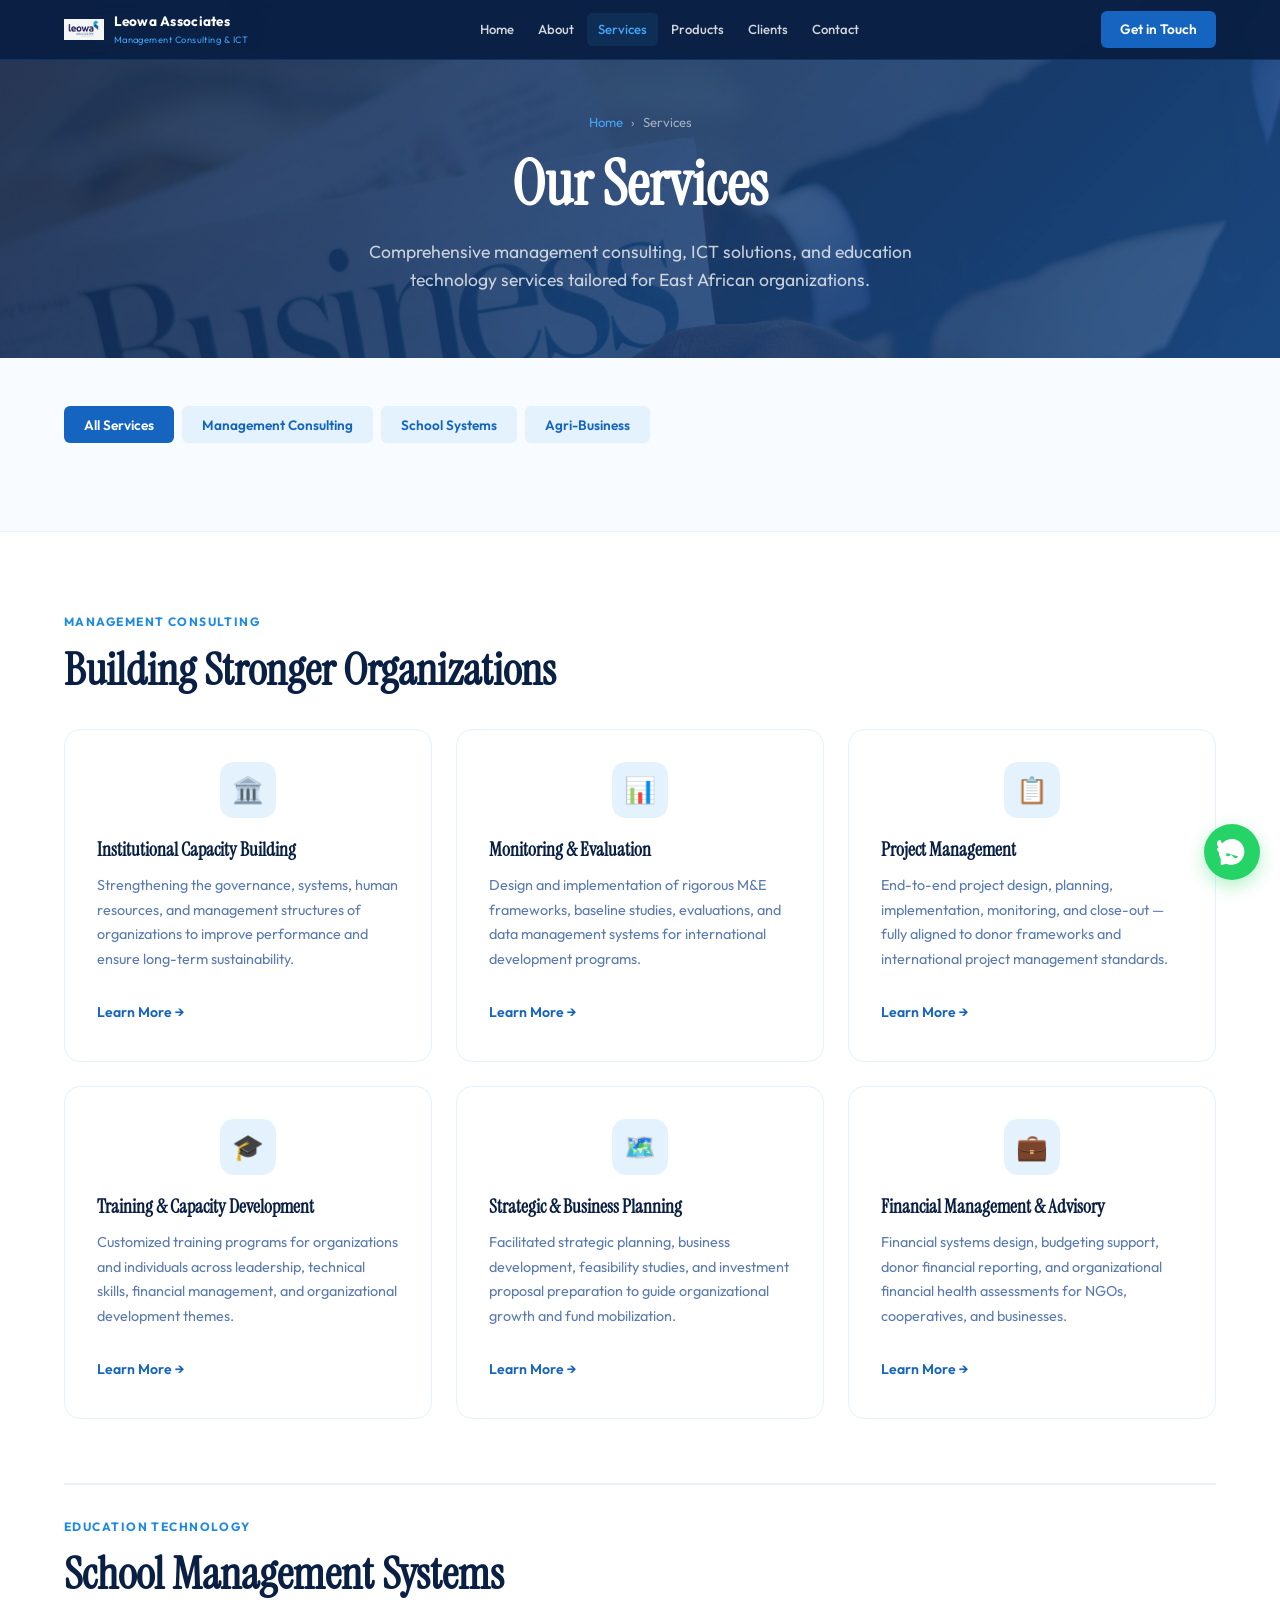
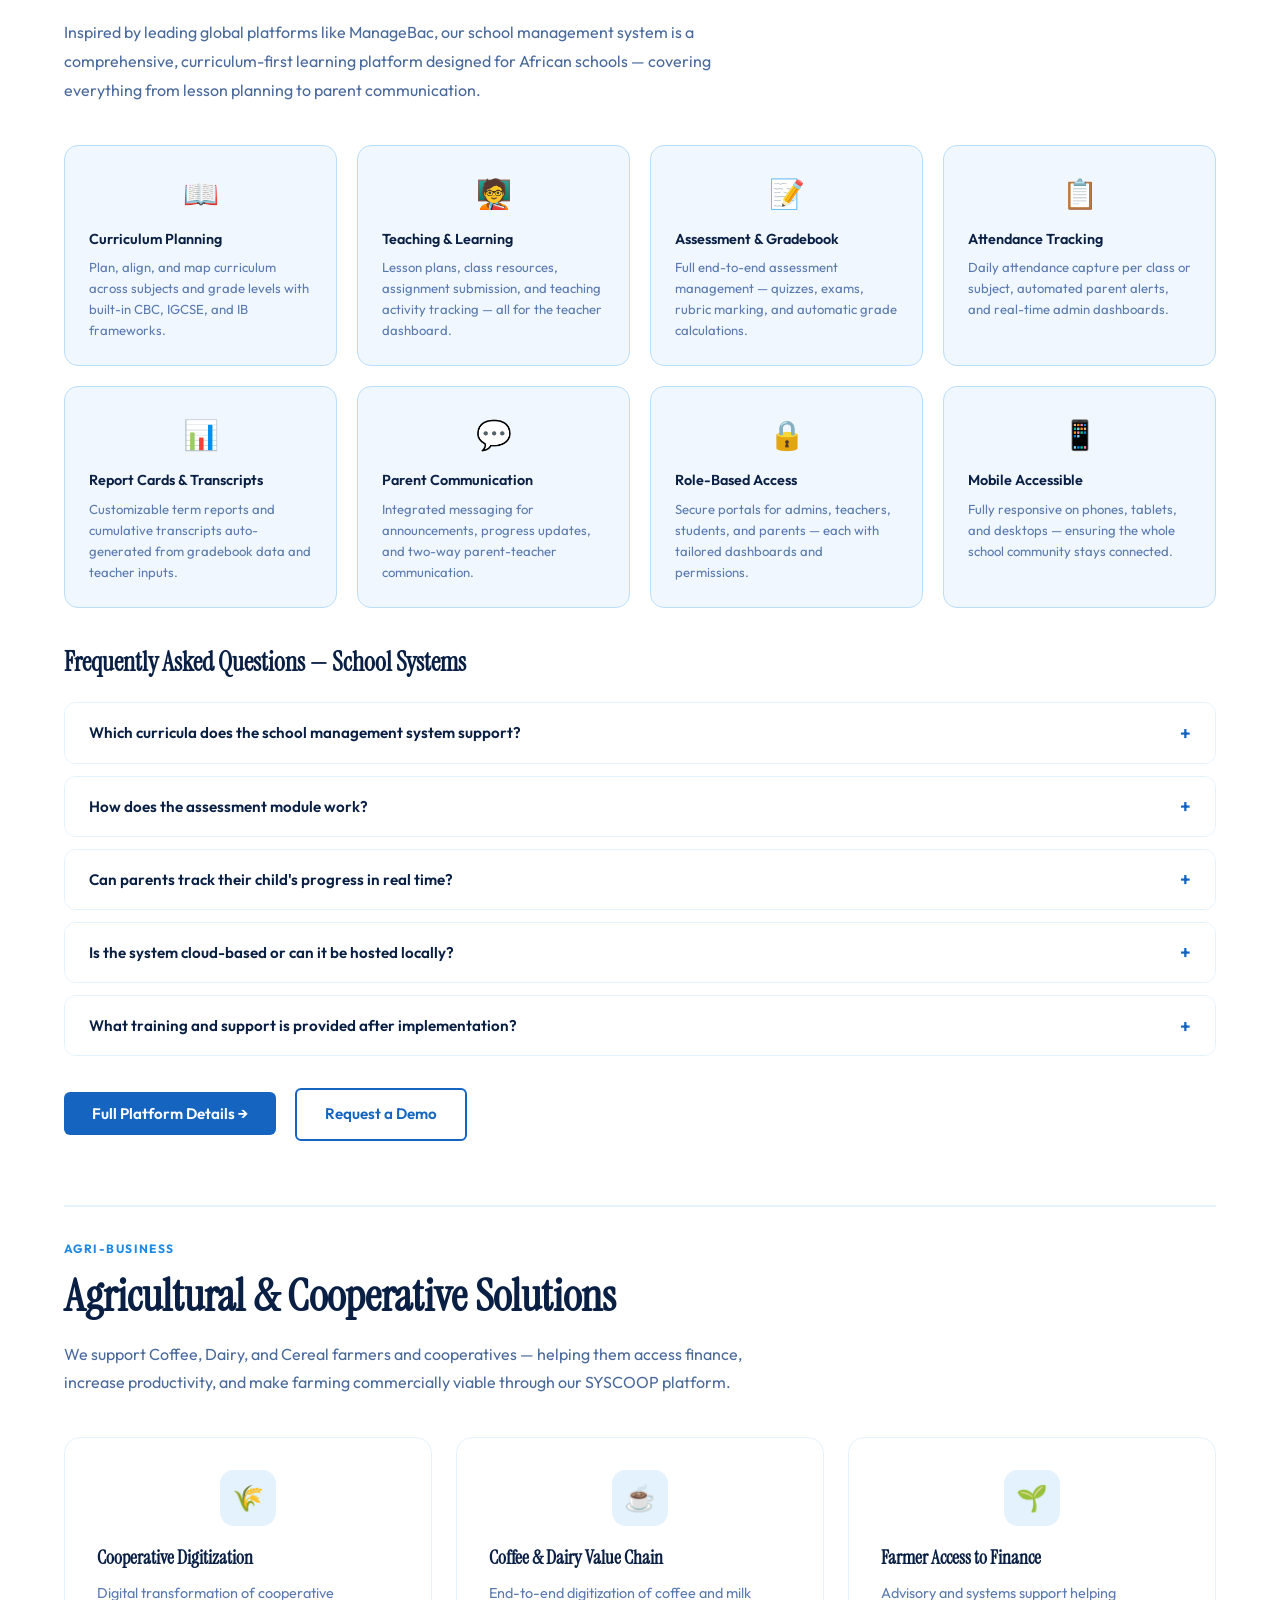
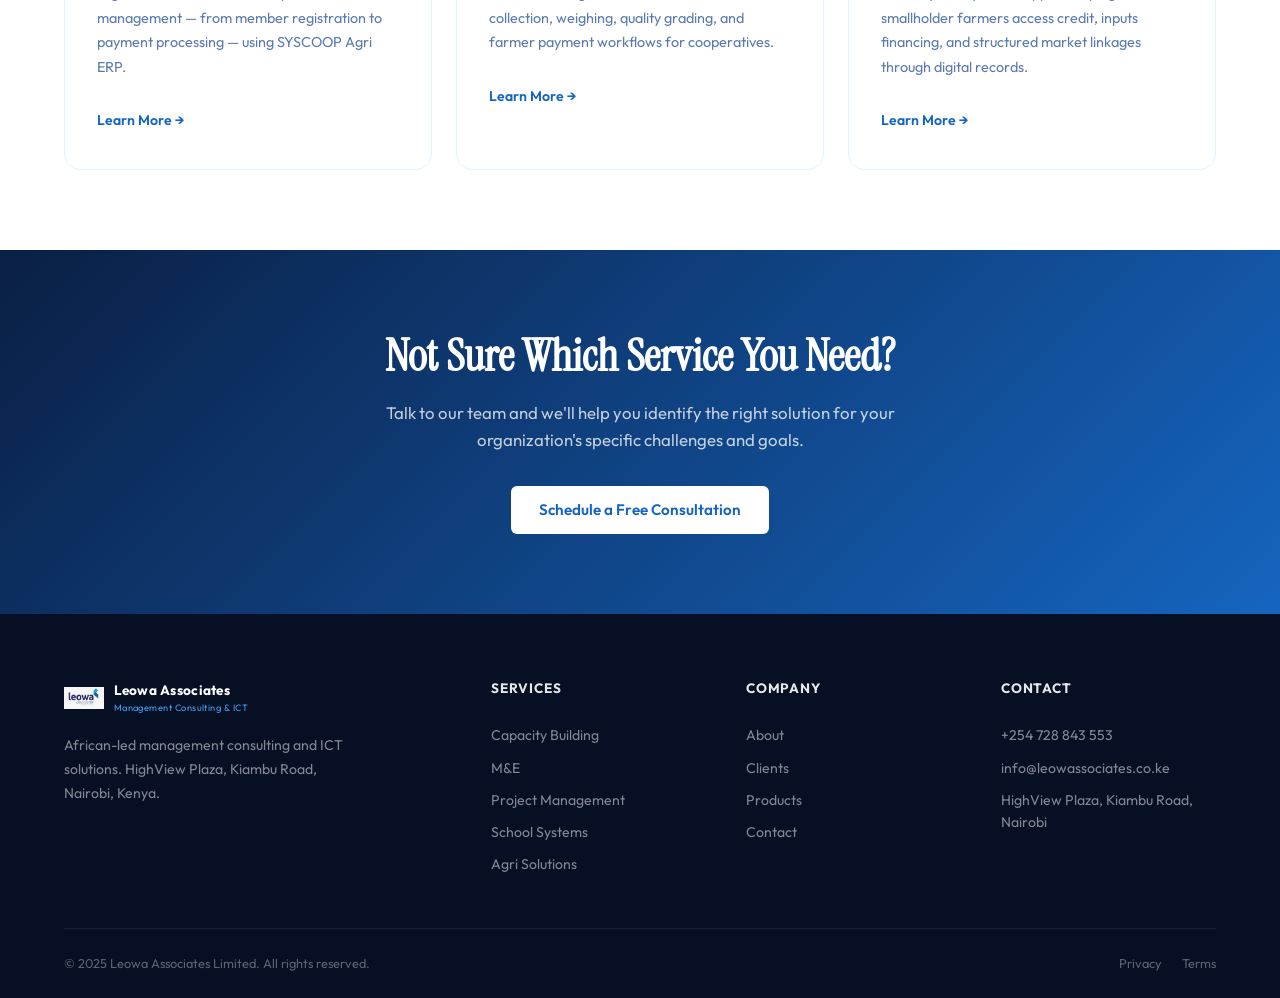
<file: services.html>
<!DOCTYPE html>
<html lang="en">
<head>
  <meta charset="UTF-8" />
  <meta name="viewport" content="width=device-width, initial-scale=1.0" />
  <meta name="description" content="Leowa Associates services — Capacity Building, M&E, Project Management, Training, Strategic Planning, and School Management Systems across East Africa." />
  <title>Services | Leowa Associates Limited</title>
  <link rel="stylesheet" href="style.css" />
</head>
<body>

<!-- NAVBAR -->
<nav class="navbar">
  <div class="nav-inner">
    <a href="index.html" class="nav-logo">
      <img src="images/main logo.png" alt="Leowa Associates" class="logo-mark" />
      <div class="logo-text">
        <strong>Leowa Associates</strong>
        <span>Management Consulting &amp; ICT</span>
      </div>
    </a>
    <div class="nav-links">
      <a href="index.html">Home</a>
      <a href="about.html">About</a>
      <a href="services.html" class="active">Services</a>
      <a href="products.html">Products</a>
      <a href="clients.html">Clients</a>
      <a href="contact.html">Contact</a>
    </div>
    <a href="contact.html" class="btn btn-primary btn-sm nav-cta">Get in Touch</a>
    <button class="hamburger" aria-label="Toggle menu"><span></span><span></span><span></span></button>
  </div>
  <div class="mobile-menu">
    <a href="index.html">Home</a>
    <a href="about.html">About</a>
    <a href="services.html">Services</a>
    <a href="products.html">Products</a>
    <a href="clients.html">Clients</a>
    <a href="contact.html">Contact</a>
  </div>
</nav>

<!-- PAGE HERO -->
<section class="page-hero">
  <div class="container">
    <div class="breadcrumb"><a href="index.html">Home</a> <span>›</span> <span>Services</span></div>
    <h1>Our Services</h1>
    <p>Comprehensive management consulting, ICT solutions, and education technology services tailored for East African organizations.</p>
  </div>
</section>

<!-- SERVICE FILTER TABS -->
<section class="section-sm" style="background:#f8fbff; border-bottom:1px solid #e3f2fd;">
  <div class="container">
    <div class="tabs-wrapper" data-tabs>
      <button class="tab-btn active" data-tab="all">All Services</button>
      <button class="tab-btn" data-tab="consulting">Management Consulting</button>
      <button class="tab-btn" data-tab="schools">School Systems</button>
      <button class="tab-btn" data-tab="agri">Agri-Business</button>
    </div>
  </div>
</section>

<!-- ALL SERVICES -->
<section class="section" id="all">
  <div class="container">

    <!-- ===== CONSULTING SERVICES ===== -->
    <div data-panel="consulting" style="margin-bottom:4rem;">
      <p class="eyebrow reveal">Management Consulting</p>
      <h2 class="reveal" style="color:#0a1f44; margin-bottom:2rem;">Building Stronger Organizations</h2>
      <div class="services-grid">

        <div class="service-card reveal">
          <div class="service-icon">🏛️</div>
          <h3>Institutional Capacity Building</h3>
          <p>Strengthening the governance, systems, human resources, and management structures of organizations to improve performance and ensure long-term sustainability.</p>
          <button class="learn-more-btn" onclick="openModal(allServices[0])">Learn More →</button>
        </div>

        <div class="service-card reveal reveal-delay-1" id="me">
          <div class="service-icon">📊</div>
          <h3>Monitoring &amp; Evaluation</h3>
          <p>Design and implementation of rigorous M&E frameworks, baseline studies, evaluations, and data management systems for international development programs.</p>
          <button class="learn-more-btn" onclick="openModal(allServices[1])">Learn More →</button>
        </div>

        <div class="service-card reveal reveal-delay-2" id="projects">
          <div class="service-icon">📋</div>
          <h3>Project Management</h3>
          <p>End-to-end project design, planning, implementation, monitoring, and close-out — fully aligned to donor frameworks and international project management standards.</p>
          <button class="learn-more-btn" onclick="openModal(allServices[2])">Learn More →</button>
        </div>

        <div class="service-card reveal" id="training">
          <div class="service-icon">🎓</div>
          <h3>Training &amp; Capacity Development</h3>
          <p>Customized training programs for organizations and individuals across leadership, technical skills, financial management, and organizational development themes.</p>
          <button class="learn-more-btn" onclick="openModal(allServices[3])">Learn More →</button>
        </div>

        <div class="service-card reveal reveal-delay-1" id="strategic">
          <div class="service-icon">🗺️</div>
          <h3>Strategic &amp; Business Planning</h3>
          <p>Facilitated strategic planning, business development, feasibility studies, and investment proposal preparation to guide organizational growth and fund mobilization.</p>
          <button class="learn-more-btn" onclick="openModal(allServices[4])">Learn More →</button>
        </div>

        <div class="service-card reveal reveal-delay-2">
          <div class="service-icon">💼</div>
          <h3>Financial Management &amp; Advisory</h3>
          <p>Financial systems design, budgeting support, donor financial reporting, and organizational financial health assessments for NGOs, cooperatives, and businesses.</p>
          <button class="learn-more-btn" onclick="openModal(allServices[5])">Learn More →</button>
        </div>

      </div>
    </div>

    <!-- ===== SCHOOL MANAGEMENT ===== -->
    <div data-panel="schools" id="schools" style="margin-bottom:4rem; padding-top:2rem; border-top:2px solid #e3f2fd;">
      <p class="eyebrow reveal">Education Technology</p>
      <h2 class="reveal" style="color:#0a1f44; margin-bottom:1rem;">School Management Systems</h2>
      <p class="reveal" style="color:#4a6a9c; max-width:720px; margin-bottom:2.5rem; line-height:1.8;">Inspired by leading global platforms like ManageBac, our school management system is a comprehensive, curriculum-first learning platform designed for African schools — covering everything from lesson planning to parent communication.</p>

      <!-- School Feature Grid -->
      <div class="school-features-grid" style="margin-bottom:2.5rem;">
        <div class="school-feat reveal">
          <div class="sf-icon">📖</div>
          <h4>Curriculum Planning</h4>
          <p>Plan, align, and map curriculum across subjects and grade levels with built-in CBC, IGCSE, and IB frameworks.</p>
        </div>
        <div class="school-feat reveal reveal-delay-1">
          <div class="sf-icon">🧑‍🏫</div>
          <h4>Teaching &amp; Learning</h4>
          <p>Lesson plans, class resources, assignment submission, and teaching activity tracking — all for the teacher dashboard.</p>
        </div>
        <div class="school-feat reveal reveal-delay-2">
          <div class="sf-icon">📝</div>
          <h4>Assessment &amp; Gradebook</h4>
          <p>Full end-to-end assessment management — quizzes, exams, rubric marking, and automatic grade calculations.</p>
        </div>
        <div class="school-feat reveal">
          <div class="sf-icon">📋</div>
          <h4>Attendance Tracking</h4>
          <p>Daily attendance capture per class or subject, automated parent alerts, and real-time admin dashboards.</p>
        </div>
        <div class="school-feat reveal reveal-delay-1">
          <div class="sf-icon">📊</div>
          <h4>Report Cards &amp; Transcripts</h4>
          <p>Customizable term reports and cumulative transcripts auto-generated from gradebook data and teacher inputs.</p>
        </div>
        <div class="school-feat reveal reveal-delay-2">
          <div class="sf-icon">💬</div>
          <h4>Parent Communication</h4>
          <p>Integrated messaging for announcements, progress updates, and two-way parent-teacher communication.</p>
        </div>
        <div class="school-feat reveal">
          <div class="sf-icon">🔒</div>
          <h4>Role-Based Access</h4>
          <p>Secure portals for admins, teachers, students, and parents — each with tailored dashboards and permissions.</p>
        </div>
        <div class="school-feat reveal reveal-delay-1">
          <div class="sf-icon">📱</div>
          <h4>Mobile Accessible</h4>
          <p>Fully responsive on phones, tablets, and desktops — ensuring the whole school community stays connected.</p>
        </div>
      </div>

      <!-- School Deep-Dive Accordions -->
      <div class="section-header reveal" style="text-align:left; max-width:100%; margin-bottom:1.5rem;">
        <h3 style="color:#0a1f44;">Frequently Asked Questions — School Systems</h3>
      </div>
      <div class="accordion-item reveal">
        <button class="accordion-trigger">Which curricula does the school management system support? <span class="acc-icon">+</span></button>
        <div class="accordion-body">
          <div class="accordion-body-inner">Our school management system supports multiple curricula including Kenya's Competency-Based Curriculum (CBC), the British IGCSE and A-Level framework, the International Baccalaureate (IB) PYP, MYP and Diploma programmes, and national curricula from Uganda and Tanzania. Schools running multiple curricula can manage all pathways from a single platform.</div>
        </div>
      </div>
      <div class="accordion-item reveal">
        <button class="accordion-trigger">How does the assessment module work? <span class="acc-icon">+</span></button>
        <div class="accordion-body">
          <div class="accordion-body-inner">Teachers can create formative and summative assessments, set rubrics, mark online or offline submissions, and record grades directly into the gradebook. The system auto-calculates subject totals, generates grade distributions, and flags at-risk students for teacher follow-up. Results flow automatically into report card templates at the end of every term.</div>
        </div>
      </div>
      <div class="accordion-item reveal">
        <button class="accordion-trigger">Can parents track their child's progress in real time? <span class="acc-icon">+</span></button>
        <div class="accordion-body">
          <div class="accordion-body-inner">Yes. Parents have a dedicated portal where they can view attendance records, upcoming assignments, assessment results, teacher comments, and school-wide announcements. They can also message teachers directly through the built-in communication system — no third-party app required.</div>
        </div>
      </div>
      <div class="accordion-item reveal">
        <button class="accordion-trigger">Is the system cloud-based or can it be hosted locally? <span class="acc-icon">+</span></button>
        <div class="accordion-body">
          <div class="accordion-body-inner">We offer both options. The default is a secure cloud-hosted deployment that requires no on-site server infrastructure — ideal for most Kenyan schools. For schools with specific data residency requirements or limited internet connectivity, we can configure a hybrid or on-premises deployment. All data is encrypted and backed up regularly regardless of deployment mode.</div>
        </div>
      </div>
      <div class="accordion-item reveal">
        <button class="accordion-trigger">What training and support is provided after implementation? <span class="acc-icon">+</span></button>
        <div class="accordion-body">
          <div class="accordion-body-inner">All schools receive an onboarding training package for administrators and teachers. We provide a dedicated implementation support period, user manuals, video tutorials, and ongoing email and phone support. Schools on premium support plans receive a dedicated account manager and quarterly system reviews to ensure they're getting maximum value.</div>
        </div>
      </div>

      <div style="margin-top:2rem;">
        <button class="btn btn-primary" onclick="openModal(allServices[6])">Full Platform Details →</button>
        <a href="contact.html" class="btn btn-outline" style="margin-left:1rem;">Request a Demo</a>
      </div>
    </div>

    <!-- ===== AGRI-BUSINESS ===== -->
    <div data-panel="agri" style="padding-top:2rem; border-top:2px solid #e3f2fd;">
      <p class="eyebrow reveal">Agri-Business</p>
      <h2 class="reveal" style="color:#0a1f44; margin-bottom:1rem;">Agricultural &amp; Cooperative Solutions</h2>
      <p class="reveal" style="color:#4a6a9c; max-width:720px; margin-bottom:2.5rem; line-height:1.8;">We support Coffee, Dairy, and Cereal farmers and cooperatives — helping them access finance, increase productivity, and make farming commercially viable through our SYSCOOP platform.</p>
      <div class="services-grid">
        <div class="service-card reveal">
          <div class="service-icon">🌾</div>
          <h3>Cooperative Digitization</h3>
          <p>Digital transformation of cooperative management — from member registration to payment processing — using SYSCOOP Agri ERP.</p>
          <button class="learn-more-btn" onclick="openModal(allServices[7])">Learn More →</button>
        </div>
        <div class="service-card reveal reveal-delay-1">
          <div class="service-icon">☕</div>
          <h3>Coffee &amp; Dairy Value Chain</h3>
          <p>End-to-end digitization of coffee and milk collection, weighing, quality grading, and farmer payment workflows for cooperatives.</p>
          <button class="learn-more-btn" onclick="openModal(allServices[8])">Learn More →</button>
        </div>
        <div class="service-card reveal reveal-delay-2">
          <div class="service-icon">🌱</div>
          <h3>Farmer Access to Finance</h3>
          <p>Advisory and systems support helping smallholder farmers access credit, inputs financing, and structured market linkages through digital records.</p>
          <button class="learn-more-btn" onclick="openModal(allServices[9])">Learn More →</button>
        </div>
      </div>
    </div>

  </div>
</section>

<!-- CTA -->
<section class="cta-band">
  <div class="container">
    <h2>Not Sure Which Service You Need?</h2>
    <p>Talk to our team and we'll help you identify the right solution for your organization's specific challenges and goals.</p>
    <div class="cta-actions">
      <a href="contact.html" class="btn btn-white">Schedule a Free Consultation</a>
    </div>
  </div>
</section>

<!-- FOOTER -->
<footer class="footer">
  <div class="container">
    <div class="footer-grid">
      <div class="footer-brand">
        <div class="nav-logo">
          <img src="images/main logo.png" alt="Leowa Associates" class="logo-mark" />
          <div class="logo-text">
            <strong style="color:#fff;">Leowa Associates</strong>
            <span style="color:#42a5f5;">Management Consulting &amp; ICT</span>
          </div>
        </div>
        <p>African-led management consulting and ICT solutions. HighView Plaza, Kiambu Road, Nairobi, Kenya.</p>
      </div>
      <div class="footer-col">
        <h5>Services</h5>
        <ul>
          <li><a href="services.html">Capacity Building</a></li>
          <li><a href="services.html">M&amp;E</a></li>
          <li><a href="services.html">Project Management</a></li>
          <li><a href="services.html">School Systems</a></li>
          <li><a href="services.html">Agri Solutions</a></li>
        </ul>
      </div>
      <div class="footer-col">
        <h5>Company</h5>
        <ul>
          <li><a href="about.html">About</a></li>
          <li><a href="clients.html">Clients</a></li>
          <li><a href="products.html">Products</a></li>
          <li><a href="contact.html">Contact</a></li>
        </ul>
      </div>
      <div class="footer-col">
        <h5>Contact</h5>
        <ul>
          <li><a href="tel:+254728843553">+254 728 843 553</a></li>
          <li><a href="mailto:info@leowassociates.co.ke">info@leowassociates.co.ke</a></li>
          <li><a href="#">HighView Plaza, Kiambu Road, Nairobi</a></li>
        </ul>
      </div>
    </div>
    <div class="footer-bottom">
      <p>© 2025 Leowa Associates Limited. All rights reserved.</p>
      <div class="footer-bottom-links"><a href="#">Privacy</a><a href="#">Terms</a></div>
    </div>
  </div>
</footer>

<!-- MODAL -->
<div class="modal-overlay" id="serviceModal">
  <div class="modal">
    <button class="modal-close" onclick="closeModal()">✕</button>
    <div class="modal-icon" id="modal-icon">🏛️</div>
    <h2 id="modal-title"></h2>
    <p class="modal-intro" id="modal-intro"></p>
    <div class="modal-features" id="modal-features"></div>
    <div class="modal-clients" id="modal-clients-section">
      <h4>Related Clients &amp; Partners</h4>
      <div class="client-tags" id="modal-clients"></div>
    </div>
    <div style="margin-top:1.75rem;">
      <a href="contact.html" class="btn btn-primary" onclick="closeModal()" style="width:100%;justify-content:center;">Request This Service</a>
    </div>
  </div>
</div>

<script src="main.js"></script>
<script>
const allServices = [
  { icon:'🏛️', title:'Institutional Capacity Building', intro:'We work with organizations across East Africa to strengthen governance, systems, and human resources — building internal capacity for sustained performance and results delivery.', features:[{icon:'📐',title:'Organizational Diagnosis',desc:'Comprehensive assessment of existing systems, structures, and processes to identify improvement priorities.'},{icon:'🔧',title:'Systems Strengthening',desc:'Designing improved operational workflows and management tools.'},{icon:'👥',title:'Governance & Leadership',desc:'Board development, governance policy formulation, and accountability frameworks.'},{icon:'📈',title:'Performance Management',desc:'KPIs, staff appraisal systems, and performance review cycles.'},{icon:'🔁',title:'Change Management',desc:'Structured change plans and stakeholder engagement for institutional transitions.'}], clients:['USAID','World Bank','DANIDA','FAO','County Governments','SACCOs']},
  { icon:'📊', title:'Monitoring & Evaluation (M&E)', intro:'Rigorous M&E design and implementation for international development agencies — providing credible evidence of impact and actionable learning.', features:[{icon:'🗺️',title:'M&E Framework Design',desc:'Results Frameworks, Theories of Change, MEL plans and indicator matrices.'},{icon:'📋',title:'Baseline & Endline Studies',desc:'Quantitative and qualitative surveys with statistically sound sampling.'},{icon:'🔍',title:'Program Evaluations',desc:'Independent assessments on relevance, efficiency, effectiveness, impact and sustainability.'},{icon:'📡',title:'Data Systems & MEAL',desc:'Digital data collection systems and real-time monitoring dashboards.'},{icon:'📝',title:'Learning & Knowledge Management',desc:'After-action reviews, pause-and-reflect sessions, and learning briefs.'}], clients:['USAID Feed the Future','World Bank','DANIDA','FAO','WWF','John Deere Foundation']},
  { icon:'📋', title:'Project Management', intro:'End-to-end project design and management — from concept to close-out — fully aligned to donor requirements and international standards.', features:[{icon:'📌',title:'Project Design & Proposals',desc:'Compelling, technically sound project concepts and full donor proposals.'},{icon:'📅',title:'Work Planning',desc:'Detailed implementation plans with Gantt charts and milestone tracking.'},{icon:'💰',title:'Budget Management',desc:'Budget preparation, cost monitoring, variance analysis, and donor financial reporting.'},{icon:'🤝',title:'Stakeholder Coordination',desc:'Managing relationships with governments, funders, partners, and beneficiaries.'},{icon:'📦',title:'Procurement & Logistics',desc:'Donor-compliant procurement processes ensuring value-for-money.'}], clients:['USAID','World Bank','DANIDA','Government Ministries','County Governments']},
  { icon:'🎓', title:'Training & Capacity Development', intro:'Transformative training programs that build skills, knowledge, and attitudes for high performance — customized to your organization\'s specific needs.', features:[{icon:'📚',title:'Needs Assessment',desc:'Training needs assessments to identify skill gaps and design learning interventions.'},{icon:'🏫',title:'Customized Curricula',desc:'Bespoke curricula, manuals and facilitation guides for leadership and technical topics.'},{icon:'🖥️',title:'In-Person & Online Delivery',desc:'Workshops, seminars, and online programs with experienced multilingual trainers.'},{icon:'🔄',title:'Training of Trainers (ToT)',desc:'Building internal training capacity for cascade delivery at scale.'},{icon:'📊',title:'Post-Training Evaluation',desc:'Measuring learning outcomes and behavior change using proven evaluation frameworks.'}], clients:['USAID','NGOs','County Governments','SACCOs','Private Companies']},
  { icon:'🗺️', title:'Strategic & Business Planning', intro:'We help organizations define their direction, set achievable goals, and build operational roadmaps — enabling confident leadership and sustainable growth.', features:[{icon:'🔭',title:'Strategic Plan Development',desc:'Participatory strategic planning processes producing 3–5 year plans with real ownership.'},{icon:'📊',title:'Business Development Planning',desc:'Business plans for new ventures with market analysis, financials, and risk assessments.'},{icon:'💡',title:'Feasibility Studies',desc:'Technical, financial, and market feasibility studies to validate business ideas.'},{icon:'🏦',title:'Investment Proposals',desc:'Bankable investment cases for private investors and development finance institutions.'},{icon:'📈',title:'Operational Planning',desc:'Annual workplans with resource plans, OKRs, and accountability structures.'}], clients:['SACCOs','Cooperatives','NGOs','Private Businesses','Government Agencies']},
  { icon:'💼', title:'Financial Management & Advisory', intro:'We help organizations build robust financial management systems, improve accountability, and meet donor reporting requirements.', features:[{icon:'📂',title:'Financial Systems Design',desc:'Chart of accounts, financial policies, and accounting system setup.'},{icon:'📑',title:'Donor Financial Reporting',desc:'Preparation of accurate, timely donor financial reports in required formats.'},{icon:'🔎',title:'Financial Health Assessments',desc:'Diagnosing financial management weaknesses and recommending improvements.'},{icon:'📒',title:'Budgeting Support',desc:'Annual budgeting facilitation, budget monitoring, and forecasting.'},{icon:'✅',title:'Audit Preparation',desc:'Preparing organizations for external audits and ensuring documentation compliance.'}], clients:['NGOs','SACCOs','Cooperatives','Government Agencies']},
  { icon:'🏫', title:'School Management System', intro:'A comprehensive, curriculum-first digital platform for schools — covering curriculum planning, teaching & learning, assessment, attendance, reporting, and parent communication. Supports CBC, IGCSE, IB, and more.', features:[{icon:'📖',title:'Curriculum Planning',desc:'Plan, align and map curriculum across subjects and grades with CBC, IGCSE, IB standards.'},{icon:'📝',title:'Assessment & Gradebook',desc:'End-to-end assessment management with rubric marking and auto-calculated grades.'},{icon:'📋',title:'Attendance & Reporting',desc:'Daily attendance capture, automated parent alerts, and customizable term report cards.'},{icon:'💬',title:'Parent Communication',desc:'Integrated messaging for school-community engagement and parent-teacher interaction.'},{icon:'🔒',title:'Role-Based Portals',desc:'Separate secure dashboards for admins, teachers, students, and parents.'},{icon:'📱',title:'Mobile-Friendly',desc:'Fully responsive on phones, tablets, and desktops for the whole school community.'}], clients:['International Schools','Private Primary Schools','Public Secondary Schools','County Education Offices']},
  { icon:'🌾', title:'Cooperative Digitization', intro:'Complete digital transformation of cooperative management operations — from member registration to payment processing — using our SYSCOOP Agri ERP platform.', features:[{icon:'👤',title:'Member Management',desc:'Digital member registry, share contribution tracking, and loan management.'},{icon:'⚖️',title:'Collection & Weighing',desc:'Digital recording of coffee, milk, and cereal deliveries at collection points.'},{icon:'💳',title:'Payment Processing',desc:'Automated farmer payment calculation and M-Pesa/bank disbursement integration.'},{icon:'📡',title:'Field Monitoring',desc:'Real-time field operation visibility from any device, anywhere.'},{icon:'📊',title:'Management Reports',desc:'Financial, production, and member performance reports for cooperative leadership.'}], clients:['Coffee Cooperatives','Dairy Cooperatives','Cereal Cooperatives','County Governments']},
  { icon:'☕', title:'Coffee & Dairy Value Chain', intro:'End-to-end digitization of coffee and dairy value chains — from farm to payment — helping cooperatives improve transparency, speed, and farmer satisfaction.', features:[{icon:'🌡️',title:'Quality Grading',desc:'Digital quality assessment and grading at collection points with farmer feedback loops.'},{icon:'📦',title:'Supply Chain Tracking',desc:'Full traceability from farm delivery to factory or market — linked to individual farmers.'},{icon:'💰',title:'Price Management',desc:'Dynamic price setting, deduction management, and automatic payment computation.'},{icon:'📋',title:'Compliance & Audit',desc:'Full audit trails for cooperative governance and external auditor access.'},{icon:'📈',title:'Productivity Analytics',desc:'Farm-level and cooperative-level productivity analytics to drive improvement.'}], clients:['Central Kenya Coffee Cooperative','Dairy Cooperatives','USAID Feed the Future','FAO']},
  { icon:'🌱', title:'Farmer Access to Finance', intro:'Advisory and digital systems support helping smallholder farmers build the digital financial records and market linkages needed to access credit, input financing, and fair market prices.', features:[{icon:'📒',title:'Digital Farm Records',desc:'Building creditworthy digital farm records that satisfy lender requirements.'},{icon:'🏦',title:'Financial Linkages',desc:'Connecting cooperatives and farmers to banks, MFIs, and agri-finance providers.'},{icon:'🌐',title:'Market Linkages',desc:'Digital platforms connecting farmers to buyers, processors, and exporters.'},{icon:'📚',title:'Financial Literacy Training',desc:'Practical training for farmers on saving, borrowing, and financial planning.'},{icon:'🔄',title:'Input Financing Support',desc:'Advisory on structured input credit schemes through cooperative channels.'}], clients:['USAID Feed the Future','World Bank','John Deere Foundation','FAO','Smallholder Cooperatives']}
];
</script>
<a href="https://wa.me/254728843553" target="_blank" rel="noopener" class="whatsapp-float" aria-label="Chat on WhatsApp" data-tooltip="Hello! For any inquiries contact us through WhatsApp"></a>
</body>
</html>
</file>
<file: style.css>
/* ============================================
   LEOWA ASSOCIATES — SHARED STYLESHEET
   Palette: #0a1f44 (dark navy), #1a3a6e (dark blue),
            #1565c0 (blue), #1e88e5 (mid blue),
            #42a5f5 (light blue), #e3f2fd (pale blue), #ffffff (white)
   Fonts: Instrument Serif (display), Outfit (body)
============================================ */

@import url('https://fonts.googleapis.com/css2?family=Instrument+Serif:ital@0;1&family=Outfit:wght@300;400;500;600;700;800&display=swap');

*, *::before, *::after { box-sizing: border-box; margin: 0; padding: 0; }

html { scroll-behavior: smooth; font-size: 16px; }

body {
  font-family: 'Outfit', sans-serif;
  color: #0a1f44;
  background: #ffffff;
  line-height: 1.6;
  overflow-x: hidden;
}

img { max-width: 100%; display: block; }
a { text-decoration: none; color: inherit; }
ul { list-style: none; }

/* ---- TYPOGRAPHY ---- */
h1, h2, h3 { font-family: 'Instrument Serif', serif; line-height: 1.2; }
h1 { font-size: clamp(2.2rem, 5vw, 3.8rem); }
h2 { font-size: clamp(1.8rem, 3.5vw, 2.8rem); }
h3 { font-size: clamp(1.2rem, 2vw, 1.6rem); }
h4 { font-size: 1.1rem; font-family: 'Outfit', sans-serif; font-weight: 600; }
p { font-size: 1rem; color: #2d4a7a; }

.eyebrow {
  font-size: 0.75rem;
  font-weight: 700;
  letter-spacing: 0.12em;
  text-transform: uppercase;
  color: #1e88e5;
  margin-bottom: 0.75rem;
}

/* ---- LAYOUT ---- */
.container { max-width: 1200px; margin: 0 auto; padding: 0 1.5rem; }
.section { padding: 5rem 0; }
.section-sm { padding: 3rem 0; }

/* ---- BUTTONS ---- */
.btn {
  display: inline-flex;
  align-items: center;
  gap: 0.5rem;
  padding: 0.75rem 1.75rem;
  border-radius: 6px;
  font-family: 'Outfit', sans-serif;
  font-weight: 600;
  font-size: 0.95rem;
  cursor: pointer;
  transition: all 0.25s ease;
  border: none;
}
.btn-primary {
  background: #1565c0;
  color: #ffffff;
}
.btn-primary:hover { background: #0a1f44; transform: translateY(-2px); box-shadow: 0 8px 24px rgba(21,101,192,0.3); }
.btn-outline {
  background: transparent;
  color: #1565c0;
  border: 2px solid #1565c0;
}
.btn-outline:hover { background: #1565c0; color: #ffffff; transform: translateY(-2px); }
.btn-white {
  background: #ffffff;
  color: #1565c0;
}
.btn-white:hover { background: #e3f2fd; transform: translateY(-2px); }
.btn-sm { padding: 0.5rem 1.2rem; font-size: 0.85rem; }

/* ---- NAV ---- */
.navbar {
  position: fixed;
  top: 0; left: 0; right: 0;
  z-index: 1000;
  background: rgba(10,31,68,0.97);
  backdrop-filter: blur(10px);
  border-bottom: 1px solid rgba(30,136,229,0.2);
  transition: all 0.3s ease;
}
.navbar.scrolled { box-shadow: 0 4px 24px rgba(0,0,0,0.3); }
.nav-inner {
  display: flex;
  align-items: center;
  justify-content: space-between;
  padding: 0.6rem 1.5rem;
  max-width: 1200px;
  margin: 0 auto;
}
.nav-logo {
  display: flex;
  align-items: center;
  gap: 0.6rem;
}
.nav-logo .logo-mark {
  width: 40px; height: 40px;
  object-fit: contain;
  border-radius: 8px;
  flex-shrink: 0;
}
.nav-logo .logo-text { color: #ffffff; }
.nav-logo .logo-text strong { display: block; font-size: 0.85rem; font-weight: 700; letter-spacing: 0.02em; }
.nav-logo .logo-text span { display: block; font-size: 0.58rem; color: #42a5f5; letter-spacing: 0.05em; font-weight: 400; }

.nav-links { display: flex; align-items: center; gap: 0.1rem; }
.nav-links a {
  color: rgba(255,255,255,0.82);
  font-size: 0.82rem;
  font-weight: 500;
  padding: 0.4rem 0.7rem;
  border-radius: 5px;
  transition: all 0.2s;
}
.nav-links a:hover, .nav-links a.active { color: #42a5f5; background: rgba(66,165,245,0.1); }
.nav-cta { margin-left: 0.6rem; }

.hamburger {
  display: none;
  flex-direction: column;
  gap: 5px;
  cursor: pointer;
  padding: 0.35rem;
  background: none;
  border: none;
}
.hamburger span {
  display: block;
  width: 24px; height: 2px;
  background: #ffffff;
  border-radius: 2px;
  transition: all 0.3s;
}
.hamburger.open span:nth-child(1) { transform: translateY(7px) rotate(45deg); }
.hamburger.open span:nth-child(2) { opacity: 0; }
.hamburger.open span:nth-child(3) { transform: translateY(-7px) rotate(-45deg); }

.mobile-menu {
  display: none;
  background: #0a1f44;
  border-top: 1px solid rgba(66,165,245,0.2);
}
.mobile-menu.open { display: block; }
.mobile-menu a {
  display: block;
  color: rgba(255,255,255,0.85);
  padding: 0.9rem 1.5rem;
  font-size: 0.95rem;
  font-weight: 500;
  border-bottom: 1px solid rgba(255,255,255,0.05);
  transition: all 0.2s;
}
.mobile-menu a:hover { color: #42a5f5; background: rgba(66,165,245,0.08); }

/* ---- HERO ---- */
.hero {
  min-height: 100vh;
  display: flex;
  align-items: center;
  padding-top: 80px;
  position: relative;
  overflow: hidden;
}
.hero-bg {
  position: absolute;
  inset: 0;
  background-size: cover;
  background-position: center;
  opacity: 0;
  transition: opacity 1s ease;
  z-index: 0;
}
.hero-bg.active { opacity: 1; }
.hero-overlay {
  position: absolute;
  inset: 0;
  background: linear-gradient(135deg, rgba(10,31,68,0.85), rgba(21,101,192,0.7));
  z-index: 1;
}
.hero-inner {
  position: relative;
  z-index: 2;
}
.hero-grid {
  display: grid;
  grid-template-columns: 1fr 1fr;
  gap: 4rem;
  align-items: center;
  position: relative;
}
.hero-badge {
  display: inline-flex;
  align-items: center;
  gap: 0.5rem;
  background: rgba(66,165,245,0.15);
  border: 1px solid rgba(66,165,245,0.3);
  color: #42a5f5;
  font-size: 0.8rem;
  font-weight: 600;
  letter-spacing: 0.08em;
  text-transform: uppercase;
  padding: 0.4rem 1rem;
  border-radius: 50px;
  margin-bottom: 1.5rem;
}
.hero h1 { color: #ffffff; margin-bottom: 1.25rem; }
.hero h1 em { font-style: italic; color: #42a5f5; }
.hero p { color: rgba(255,255,255,0.75); font-size: 1.1rem; margin-bottom: 2rem; max-width: 500px; }
.hero-actions { display: flex; gap: 1rem; flex-wrap: wrap; }

.hero-stats {
  display: grid;
  grid-template-columns: repeat(3, 1fr);
  gap: 1rem;
  margin-top: 3rem;
}
.hero-stat {
  text-align: center;
  padding: 1.25rem;
  background: rgba(255,255,255,0.06);
  border: 1px solid rgba(255,255,255,0.1);
  border-radius: 12px;
  backdrop-filter: blur(4px);
}
.hero-stat .number {
  font-family: 'Instrument Serif', serif;
  font-size: 2.2rem;
  color: #42a5f5;
  display: block;
}
.hero-stat .label { font-size: 0.75rem; color: rgba(255,255,255,0.6); font-weight: 500; }

.hero-visual {
  display: flex;
  flex-direction: column;
  gap: 1rem;
  align-items: center;
}
.hero-card {
  background: rgba(255,255,255,0.07);
  border: 1px solid rgba(255,255,255,0.12);
  border-radius: 16px;
  padding: 1.5rem;
  backdrop-filter: blur(8px);
  transition: transform 0.3s ease;
}
.hero-card:hover { transform: translateY(-4px); }
.hero-card-icon {
  width: 44px; height: 44px;
  background: linear-gradient(135deg, #1e88e5, #42a5f5);
  border-radius: 10px;
  display: flex; align-items: center; justify-content: center;
  font-size: 1.3rem;
  margin: 0 0 0.75rem auto;
}
.hero-card-icon img { width: 100%; height: 100%; object-fit: contain; }

/* ---- SECTION HEADERS ---- */
.section-header { text-align: center; max-width: 680px; margin: 0 auto 3.5rem; }
.section-header h2 { color: #0a1f44; margin-bottom: 1rem; }
.section-header p { color: #4a6a9c; font-size: 1.05rem; }

/* ---- SERVICES CARDS ---- */
.services-grid {
  display: grid;
  grid-template-columns: repeat(auto-fill, minmax(320px, 1fr));
  gap: 1.5rem;
}
.service-card {
  background: #ffffff;
  border: 1px solid #e3f2fd;
  border-radius: 16px;
  padding: 2rem;
  transition: all 0.3s ease;
  position: relative;
  overflow: hidden;
}
.service-card::before {
  content: '';
  position: absolute;
  top: 0; left: 0; right: 0;
  height: 4px;
  background: linear-gradient(90deg, #1565c0, #42a5f5);
  transform: scaleX(0);
  transform-origin: left;
  transition: transform 0.3s ease;
}
.service-card:hover { box-shadow: 0 16px 48px rgba(21,101,192,0.12); transform: translateY(-4px); border-color: #90caf9; }
.service-card:hover::before { transform: scaleX(1); }
.service-icon {
  width: 56px; height: 56px;
  background: #e3f2fd;
  border-radius: 14px;
  display: flex; align-items: center; justify-content: center;
  font-size: 1.6rem;
  margin: 0 auto 1.25rem;
  transition: background 0.3s;
}
.service-card:hover .service-icon { background: #1565c0; }
.service-card h3 { color: #0a1f44; margin-bottom: 0.75rem; font-size: 1.2rem; }
.service-card p { font-size: 0.9rem; color: #5a7ab0; margin-bottom: 1.5rem; line-height: 1.7; }
.learn-more-btn {
  display: inline-flex;
  align-items: center;
  gap: 0.4rem;
  color: #1565c0;
  font-weight: 600;
  font-size: 0.88rem;
  padding: 0.5rem 0;
  border: none;
  background: none;
  cursor: pointer;
  transition: gap 0.2s;
  font-family: 'Outfit', sans-serif;
}
.learn-more-btn:hover { gap: 0.7rem; color: #0a1f44; }

/* ---- MODAL ---- */
.modal-overlay {
  position: fixed; inset: 0;
  background: rgba(10,31,68,0.75);
  backdrop-filter: blur(4px);
  z-index: 2000;
  display: flex; align-items: center; justify-content: center;
  padding: 1.5rem;
  opacity: 0; pointer-events: none;
  transition: opacity 0.3s ease;
}
.modal-overlay.active { opacity: 1; pointer-events: all; }
.modal {
  background: #ffffff;
  border-radius: 20px;
  max-width: 680px;
  width: 100%;
  max-height: 85vh;
  overflow-y: auto;
  padding: 2.5rem;
  position: relative;
  transform: translateY(20px);
  transition: transform 0.3s ease;
}
.modal-overlay.active .modal { transform: translateY(0); }
.modal-close {
  position: absolute;
  top: 1.25rem; right: 1.25rem;
  width: 36px; height: 36px;
  background: #e3f2fd;
  border: none;
  border-radius: 50%;
  cursor: pointer;
  display: flex; align-items: center; justify-content: center;
  font-size: 1.1rem;
  color: #1565c0;
  transition: background 0.2s;
}
.modal-close:hover { background: #1565c0; color: #fff; }
.modal-icon {
  width: 60px; height: 60px;
  background: linear-gradient(135deg, #1565c0, #42a5f5);
  border-radius: 16px;
  display: flex; align-items: center; justify-content: center;
  font-size: 1.8rem;
  margin-bottom: 1.5rem;
}
.modal h2 { color: #0a1f44; margin-bottom: 1rem; font-size: 1.7rem; }
.modal .modal-intro { color: #4a6a9c; margin-bottom: 1.5rem; font-size: 1rem; line-height: 1.7; }
.modal-features { display: flex; flex-direction: column; gap: 0.75rem; margin-bottom: 1.5rem; }
.modal-feature {
  display: flex;
  gap: 0.75rem;
  align-items: flex-start;
  padding: 0.9rem 1rem;
  background: #f0f7ff;
  border-radius: 10px;
}
.modal-feature .feat-icon { font-size: 1.1rem; margin-top: 0.1rem; flex-shrink: 0; }
.modal-feature .feat-text strong { display: block; color: #0a1f44; font-size: 0.9rem; margin-bottom: 0.2rem; }
.modal-feature .feat-text span { font-size: 0.84rem; color: #5a7ab0; }
.modal-clients { margin-top: 1.5rem; padding-top: 1.5rem; border-top: 1px solid #e3f2fd; }
.modal-clients h4 { color: #0a1f44; margin-bottom: 0.75rem; font-size: 0.85rem; text-transform: uppercase; letter-spacing: 0.08em; }
.client-tags { display: flex; flex-wrap: wrap; gap: 0.5rem; }
.client-tag {
  background: #e3f2fd;
  color: #1565c0;
  font-size: 0.78rem;
  font-weight: 600;
  padding: 0.35rem 0.85rem;
  border-radius: 50px;
}

/* ---- STATS BAND ---- */
.stats-band {
  background: linear-gradient(135deg, #0a1f44, #1565c0);
  padding: 4rem 0;
}
.stats-grid {
  display: grid;
  grid-template-columns: repeat(4, 1fr);
  gap: 2rem;
  text-align: center;
}
.stat-item .stat-num {
  font-family: 'Instrument Serif', serif;
  font-size: 3rem;
  color: #42a5f5;
  display: block;
}
.stat-item .stat-label { font-size: 0.88rem; color: rgba(255,255,255,0.7); font-weight: 500; margin-top: 0.3rem; }

/* ---- CLIENTS STRIP ---- */
.clients-strip { background: #f0f7ff; padding: 3rem 0; }
.clients-label { text-align: center; font-size: 0.78rem; font-weight: 700; color: #5a7ab0; letter-spacing: 0.1em; text-transform: uppercase; margin-bottom: 1.5rem; }
.clients-row { display: flex; flex-wrap: wrap; justify-content: center; gap: 1rem 2rem; }
.client-pill {
  background: #ffffff;
  border: 1px solid #bbdefb;
  color: #1a3a6e;
  font-size: 0.82rem;
  font-weight: 600;
  padding: 0.5rem 1.2rem;
  border-radius: 50px;
  transition: all 0.2s;
}
.client-pill:hover { background: #1565c0; color: #ffffff; border-color: #1565c0; }

/* ---- FEATURE TABS (Services page) ---- */
.tabs-wrapper { display: flex; gap: 0.5rem; flex-wrap: wrap; margin-bottom: 2.5rem; }
.tab-btn {
  padding: 0.6rem 1.25rem;
  background: #e3f2fd;
  color: #1565c0;
  border: none;
  border-radius: 6px;
  font-family: 'Outfit', sans-serif;
  font-weight: 600;
  font-size: 0.85rem;
  cursor: pointer;
  transition: all 0.2s;
}
.tab-btn.active, .tab-btn:hover { background: #1565c0; color: #ffffff; }

/* ---- TEAM CARDS ---- */
.team-grid { display: grid; grid-template-columns: repeat(auto-fill, minmax(240px, 1fr)); gap: 1.5rem; }
.team-card {
  background: #ffffff;
  border: 1px solid #e3f2fd;
  border-radius: 16px;
  padding: 2rem 1.5rem;
  text-align: center;
  transition: all 0.3s;
}
.team-card:hover { box-shadow: 0 12px 36px rgba(21,101,192,0.1); transform: translateY(-4px); }
.team-avatar {
  width: 80px; height: 80px;
  border-radius: 50%;
  background: linear-gradient(135deg, #1565c0, #42a5f5);
  display: flex; align-items: center; justify-content: center;
  margin: 0 auto 1rem;
  font-family: 'Instrument Serif', serif;
  font-size: 1.8rem;
  color: #ffffff;
  overflow: hidden;
  padding: 0;
}
.team-avatar img { width: 100%; height: 100%; object-fit: cover; display: block; }
.team-card h4 { color: #0a1f44; margin-bottom: 0.3rem; }
.team-card .role { font-size: 0.82rem; color: #1e88e5; font-weight: 600; margin-bottom: 0.75rem; }
.team-card p { font-size: 0.84rem; color: #5a7ab0; }

/* ---- PRODUCT CARDS ---- */
.product-card {
  background: #ffffff;
  border: 1px solid #e3f2fd;
  border-radius: 20px;
  overflow: hidden;
  transition: all 0.3s;
}
.product-card:hover { box-shadow: 0 20px 60px rgba(21,101,192,0.15); transform: translateY(-5px); }
.product-header {
  background: linear-gradient(135deg, #0a1f44, #1a3a6e);
  padding: 0;
  position: relative;
  overflow: hidden;
  min-height: 220px;
}
.product-header::after {
  content: '';
  position: absolute;
  inset: 0;
  background: rgba(10, 31, 68, 0.45);
  z-index: 1;
}
.product-badge {
  display: inline-block;
  background: rgba(66,165,245,0.9);
  color: #ffffff;
  font-size: 0.7rem;
  font-weight: 700;
  letter-spacing: 0.1em;
  text-transform: uppercase;
  padding: 0.3rem 0.75rem;
  border-radius: 50px;
  margin-bottom: 1rem;
  position: relative;
  z-index: 3;
}
.product-header .product-img {
  position: absolute;
  inset: 0;
  width: 100%;
  height: 100%;
  object-fit: cover;
  display: block;
  z-index: 0;
}
.product-header-content {
  position: relative;
  z-index: 2;
  padding: 2rem;
  min-height: 220px;
  display: flex;
  flex-direction: column;
  justify-content: flex-end;
  text-align: center;
}
.product-header-content h3 { color: #ffffff; font-size: 1.4rem; margin-bottom: 0.5rem; }
.product-header-content p { color: rgba(255,255,255,0.85); font-size: 0.88rem; line-height: 1.6; }
.product-header {
  background: none;
  padding: 0;
  position: relative;
  overflow: hidden;
}
.product-header .product-img {
  position: absolute;
  inset: 0;
  width: 100%;
  height: 220px;
  object-fit: cover;
  border-radius: 0;
  display: block;
  z-index: 1;
}
.product-header-content {
  position: relative;
  z-index: 2;
  padding: 2rem;
  height: 220px;
  display: flex;
  flex-direction: column;
  justify-content: flex-end;
  text-align: center;
}
.product-body { padding: 1.75rem; }
.product-feature {
  display: flex;
  align-items: center;
  gap: 0.6rem;
  padding: 0.55rem 0;
  border-bottom: 1px solid #f0f7ff;
  font-size: 0.88rem;
  color: #2d4a7a;
}
.product-feature:last-child { border-bottom: none; }
.product-feature span.check { color: #1e88e5; font-size: 1rem; }

/* ---- CONTACT ---- */
.contact-grid { display: grid; grid-template-columns: 1fr 1.4fr; gap: 3rem; align-items: start; }
.contact-info-card {
  background: linear-gradient(160deg, #0a1f44, #1a3a6e);
  border-radius: 20px;
  padding: 2.5rem;
  color: #ffffff;
}
.contact-info-card h3 { color: #ffffff; margin-bottom: 0.75rem; }
.contact-info-card p { color: rgba(255,255,255,0.7); margin-bottom: 2rem; font-size: 0.9rem; }
.contact-item { display: flex; gap: 1rem; align-items: flex-start; margin-bottom: 1.5rem; }
.contact-item-icon {
  width: 44px; height: 44px; flex-shrink: 0;
  background: rgba(66,165,245,0.15);
  border: 1px solid rgba(66,165,245,0.25);
  border-radius: 10px;
  display: flex; align-items: center; justify-content: center;
  font-size: 1.1rem;
}
.contact-item-text strong { display: block; color: #ffffff; font-size: 0.85rem; margin-bottom: 0.2rem; }
.contact-item-text span { color: rgba(255,255,255,0.65); font-size: 0.85rem; }
.contact-social { display: flex; gap: 0.75rem; margin-top: 2rem; padding-top: 1.5rem; border-top: 1px solid rgba(255,255,255,0.1); }
.social-btn {
  width: 38px; height: 38px;
  background: rgba(255,255,255,0.08);
  border-radius: 8px;
  display: flex; align-items: center; justify-content: center;
  color: rgba(255,255,255,0.7);
  font-size: 1rem;
  transition: all 0.2s;
}
.social-btn:hover { background: #1e88e5; color: #ffffff; }

.contact-form { background: #ffffff; border: 1px solid #e3f2fd; border-radius: 20px; padding: 2.5rem; }
.contact-form h3 { color: #0a1f44; margin-bottom: 0.5rem; }
.contact-form > p { color: #5a7ab0; font-size: 0.9rem; margin-bottom: 2rem; }
.form-row { display: grid; grid-template-columns: 1fr 1fr; gap: 1rem; }
.form-group { margin-bottom: 1.25rem; }
.form-group label { display: block; font-size: 0.85rem; font-weight: 600; color: #0a1f44; margin-bottom: 0.5rem; }
.form-group input,
.form-group select,
.form-group textarea {
  width: 100%;
  padding: 0.75rem 1rem;
  border: 1.5px solid #bbdefb;
  border-radius: 8px;
  font-family: 'Outfit', sans-serif;
  font-size: 0.9rem;
  color: #0a1f44;
  background: #ffffff;
  transition: border-color 0.2s;
  outline: none;
}
.form-group input:focus,
.form-group select:focus,
.form-group textarea:focus { border-color: #1565c0; box-shadow: 0 0 0 3px rgba(21,101,192,0.1); }
.form-group textarea { resize: vertical; min-height: 120px; }

/* ---- HERO (inner pages) ---- */
.page-hero {
  background: linear-gradient(135deg, rgba(10,31,68,0.8), rgba(21,101,192,0.7)), url('images/about hero.jpg') center/cover no-repeat;
  padding: 7rem 0 4rem;
  text-align: center;
  position: relative;
  overflow: hidden;
}
.page-hero::before {
  content: '';
  position: absolute; inset: 0;
  background: rgba(10,31,68,0.3);
}
.page-hero::before {
  content: '';
  position: absolute; inset: 0;
  background: rgba(10,31,68,0.3);
}
.page-hero h1 { color: #ffffff; position: relative; }
.page-hero p { color: rgba(255,255,255,0.75); font-size: 1.1rem; max-width: 600px; margin: 1rem auto 0; position: relative; }
.breadcrumb {
  display: flex;
  align-items: center;
  justify-content: center;
  gap: 0.5rem;
  font-size: 0.82rem;
  color: rgba(255,255,255,0.55);
  margin-bottom: 1rem;
  position: relative;
}
.breadcrumb a { color: #42a5f5; }
.breadcrumb a:hover { text-decoration: underline; }

/* ---- ACCORDION ---- */
.accordion-item {
  border: 1px solid #e3f2fd;
  border-radius: 12px;
  margin-bottom: 0.75rem;
  overflow: hidden;
}
.accordion-trigger {
  width: 100%;
  padding: 1.1rem 1.5rem;
  background: #ffffff;
  border: none;
  display: flex;
  align-items: center;
  justify-content: space-between;
  cursor: pointer;
  font-family: 'Outfit', sans-serif;
  font-size: 0.95rem;
  font-weight: 600;
  color: #0a1f44;
  transition: background 0.2s;
  text-align: left;
}
.accordion-trigger:hover { background: #f0f7ff; }
.accordion-trigger .acc-icon { transition: transform 0.3s; font-size: 1.2rem; color: #1565c0; flex-shrink: 0; }
.accordion-trigger.active .acc-icon { transform: rotate(45deg); }
.accordion-body {
  max-height: 0;
  overflow: hidden;
  transition: max-height 0.35s ease;
}
.accordion-body-inner { padding: 0 1.5rem 1.25rem; color: #5a7ab0; font-size: 0.9rem; line-height: 1.75; }

/* ---- TESTIMONIALS ---- */
.testimonials-grid { display: grid; grid-template-columns: repeat(auto-fill, minmax(300px, 1fr)); gap: 1.5rem; }
.testimonial-card {
  background: #ffffff;
  border: 1px solid #e3f2fd;
  border-radius: 16px;
  padding: 2rem;
  transition: all 0.3s;
}
.testimonial-card:hover { box-shadow: 0 12px 36px rgba(21,101,192,0.1); transform: translateY(-3px); }
.testimonial-card .quote { font-size: 2.5rem; color: #42a5f5; line-height: 1; margin-bottom: 0.5rem; font-family: serif; }
.testimonial-card p { font-size: 0.9rem; color: #2d4a7a; font-style: italic; margin-bottom: 1.25rem; line-height: 1.7; }
.testimonial-author { display: flex; align-items: center; gap: 0.75rem; }
.testimonial-avatar {
  width: 44px; height: 44px;
  border-radius: 50%;
  background: linear-gradient(135deg, #1565c0, #42a5f5);
  display: flex; align-items: center; justify-content: center;
  color: #ffffff;
  font-weight: 700;
  font-size: 0.9rem;
  flex-shrink: 0;
  overflow: hidden;
  padding: 0;
}
.testimonial-avatar img { width: 100%; height: 100%; object-fit: cover; display: block; }
.testimonial-author strong { display: block; font-size: 0.88rem; color: #0a1f44; }
.testimonial-author span { font-size: 0.78rem; color: #5a7ab0; }

/* ---- CTA BAND ---- */
.cta-band {
  background: linear-gradient(135deg, #0a1f44 0%, #1565c0 100%);
  padding: 5rem 0;
  text-align: center;
  position: relative;
  overflow: hidden;
}
.cta-band h2 { color: #ffffff; margin-bottom: 1rem; }
.cta-band p { color: rgba(255,255,255,0.75); font-size: 1.05rem; max-width: 560px; margin: 0 auto 2rem; }
.cta-actions { display: flex; gap: 1rem; justify-content: center; flex-wrap: wrap; }

/* ---- FOOTER ---- */
.footer {
  background: #060f24;
  padding: 4rem 0 1.5rem;
}
.footer-grid {
  display: grid;
  grid-template-columns: 1.8fr 1fr 1fr 1fr;
  gap: 2.5rem;
  padding-bottom: 3rem;
  border-bottom: 1px solid rgba(255,255,255,0.07);
}
.footer-brand p { color: rgba(255,255,255,0.5); font-size: 0.88rem; margin-top: 1rem; line-height: 1.7; max-width: 280px; }
.footer-col h5 { color: rgba(255,255,255,0.9); font-size: 0.85rem; font-weight: 700; letter-spacing: 0.06em; text-transform: uppercase; margin-bottom: 1.25rem; }
.footer-col ul li a {
  color: rgba(255,255,255,0.5);
  font-size: 0.88rem;
  display: block;
  padding: 0.3rem 0;
  transition: color 0.2s;
}
.footer-col ul li a:hover { color: #42a5f5; }
.footer-bottom {
  display: flex;
  align-items: center;
  justify-content: space-between;
  padding-top: 1.5rem;
  flex-wrap: wrap;
  gap: 0.75rem;
}
.footer-bottom p { color: rgba(255,255,255,0.35); font-size: 0.8rem; }
.footer-bottom-links { display: flex; gap: 1.25rem; }
.footer-bottom-links a { color: rgba(255,255,255,0.35); font-size: 0.8rem; }
.footer-bottom-links a:hover { color: #42a5f5; }

/* ---- ABOUT PAGE ---- */
.about-intro-grid { display: grid; grid-template-columns: 1fr 1fr; gap: 4rem; align-items: center; }
.about-visual {
  position: relative;
  border-radius: 20px;
  overflow: hidden;
  background: linear-gradient(150deg, #0a1f44, #1a3a6e);
  padding: 3rem 2rem;
  min-height: 400px;
  display: flex;
  flex-direction: column;
  justify-content: flex-end;
}
.about-visual-bg {
  position: absolute; inset: 0;
  display: grid;
  grid-template-columns: repeat(3, 1fr);
  gap: 1rem;
  padding: 1.5rem;
  opacity: 0.12;
}
.about-visual-bg span {
  background: rgba(66,165,245,0.4);
  border-radius: 8px;
  display: block;
}
.about-accent {
  position: relative;
  background: rgba(66,165,245,0.12);
  border: 1px solid rgba(66,165,245,0.2);
  border-radius: 12px;
  padding: 1.25rem;
}
.about-accent strong { color: #42a5f5; font-size: 2.2rem; font-family: 'Instrument Serif', serif; display: block; }
.about-accent span { color: rgba(255,255,255,0.7); font-size: 0.85rem; }
.about-content h2 { color: #0a1f44; margin-bottom: 1.25rem; }
.about-content p { color: #4a6a9c; line-height: 1.8; margin-bottom: 1rem; }
.values-grid { display: grid; grid-template-columns: 1fr 1fr; gap: 1rem; margin-top: 2rem; }
.value-item { padding: 1.25rem; background: #f0f7ff; border-radius: 12px; border-left: 3px solid #1565c0; }
.value-item h4 { color: #0a1f44; font-size: 0.9rem; margin-bottom: 0.3rem; }
.value-item p { font-size: 0.82rem; color: #5a7ab0; }

/* ---- SCROLL ANIMATIONS ---- */
.reveal {
  opacity: 0;
  transform: translateY(30px);
  transition: opacity 0.6s ease, transform 0.6s ease;
}
.reveal.visible { opacity: 1; transform: translateY(0); }
.reveal-delay-1 { transition-delay: 0.1s; }
.reveal-delay-2 { transition-delay: 0.2s; }
.reveal-delay-3 { transition-delay: 0.3s; }

/* ---- MAP EMBED PLACEHOLDER ---- */
.map-wrapper {
  border-radius: 16px;
  overflow: hidden;
  border: 1px solid #e3f2fd;
  margin-top: 2rem;
  height: 300px;
  background: #e3f2fd;
  display: flex;
  align-items: center;
  justify-content: center;
  color: #5a7ab0;
  font-size: 0.9rem;
}
.map-wrapper iframe { width: 100%; height: 100%; border: none; }

/* ---- SCHOOL MANAGEMENT SPECIFIC ---- */
.school-features-grid { display: grid; grid-template-columns: repeat(auto-fill, minmax(260px, 1fr)); gap: 1.25rem; }
.school-feat {
  padding: 1.5rem;
  background: #f0f7ff;
  border-radius: 14px;
  border: 1px solid #bbdefb;
  transition: all 0.3s;
}
.school-feat:hover { background: #1565c0; border-color: #1565c0; }
.school-feat:hover h4, .school-feat:hover p { color: #ffffff; }
.school-feat .sf-icon { font-size: 1.8rem; margin: 0 auto 0.75rem; display: block; text-align: center; }
.school-feat h4 { color: #0a1f44; font-size: 0.9rem; margin-bottom: 0.4rem; }
.school-feat p { font-size: 0.82rem; color: #5a7ab0; }

/* ---- RESPONSIVE ---- */
@media (max-width: 1024px) {
  .footer-grid { grid-template-columns: 1fr 1fr; }
  .stats-grid { grid-template-columns: repeat(2, 1fr); }
}

@media (max-width: 768px) {
  .nav-links, .nav-cta { display: none; }
  .hamburger { display: flex; }
  .hero-grid { grid-template-columns: 1fr; }
  .hero-visual { display: none; }
  .hero-stats { grid-template-columns: repeat(3, 1fr); gap: 0.75rem; }
  .contact-grid { grid-template-columns: 1fr; }
  .about-intro-grid { grid-template-columns: 1fr; }
  .form-row { grid-template-columns: 1fr; }
  .footer-grid { grid-template-columns: 1fr; }
  .stats-grid { grid-template-columns: repeat(2, 1fr); }
}

@media (max-width: 480px) {
  .hero-stats { grid-template-columns: 1fr; }
  .stats-grid { grid-template-columns: 1fr 1fr; }
  .values-grid { grid-template-columns: 1fr; }
  .hero-actions { flex-direction: column; }
  .cta-actions { flex-direction: column; align-items: center; }
}

@media (prefers-reduced-motion: reduce) {
  *, *::before, *::after { transition: none !important; animation: none !important; }
}

/* ---- FLOATING WHATSAPP ---- */
.whatsapp-float {
  position: fixed;
  bottom: 20px;
  right: 20px;
  width: 56px;
  height: 56px;
  background: #25D366;
  color: #ffffff;
  border-radius: 50%;
  display: flex;
  align-items: center;
  justify-content: center;
  font-weight: 700;
  font-size: 1.4rem;
  text-decoration: none;
  box-shadow: 0 6px 18px rgba(37,211,102,0.35);
  z-index: 999;
  transition: transform 0.2s;
  background-image: url("data:image/svg+xml,%3Csvg xmlns='http://www.w3.org/2000/svg' viewBox='0 0 32 32'%3E%3Cpath fill='%23ffffff' d='M16 2C8.3 2 2 8.3 2 16c0 2.6.7 5.1 2 7.2L4 30l6.2-1.6c1.5.8 3.2 1.3 4.9 1.4h.1c7.7 0 14-6.3 14-14S23.7 2 16 2zm6.6 18.7c-.3.8-1.6 1.6-2.2 1.8-.6.2-1.4.3-2.1-.3-.5-.5-1.9-2.3-2.4-2.8-.2-.2-.5-.4-.8-.4-.3 0-.7.1-1 .4-.3.3-1.2.8-1.5 1-.4.2-.7.4-1.2.1-.5-.3-2-.7-3.8-2.4-1.4-1.3-2.3-2.9-2.6-3.4-.3-.5 0-.7.4-1.1.4-.4.7-.7 1-1 .3-.3.4-.6.6-1 .2-.4.1-.7-.1-1.1-.2-.4-2-4.6-2.7-6.3-.4-1.1-.8-.9-1.1-.9-.3 0-.7 0-1 .1-.3.1-1.1.4-1.7 1.6-.6 1.1-.9 2.3-.9 2.6 0 .4.1.5.4.8.3.3 1.1 1.5 1.3 1.8.2.3.3.7.1 1.1-.2.4-.5.6-.9.9-.3.3-.7.7-.3 1.4.3.7 1.3 2.3 2.8 3.8 2 1.7 3.6 2.2 4.1 2.4.5.2 1 .2 1.4.1.5-.1 1.5-.6 1.7-1.2.2-.5.2-1 .1-1.2-.1-.3-.3-.5-.6-.7z'/%3E%3C/svg%3E");
  background-repeat: no-repeat;
  background-position: center;
  background-size: 30px;
}
.whatsapp-float:hover { transform: translateY(-3px); }
.whatsapp-float::before {
  content: attr(data-tooltip);
  position: absolute;
  right: 70px;
  bottom: 50%;
  transform: translateY(50%);
  background: #ffffff;
  color: #0a1f44;
  border-left: 4px solid #25D366;
  padding: 0.5rem 0.85rem;
  border-radius: 8px;
  font-size: 0.8rem;
  font-weight: 500;
  white-space: nowrap;
  box-shadow: 0 4px 12px rgba(0,0,0,0.12);
  opacity: 0;
  pointer-events: none;
  transition: opacity 0.25s ease;
}
.whatsapp-float:hover::before { opacity: 1; }
</file>
